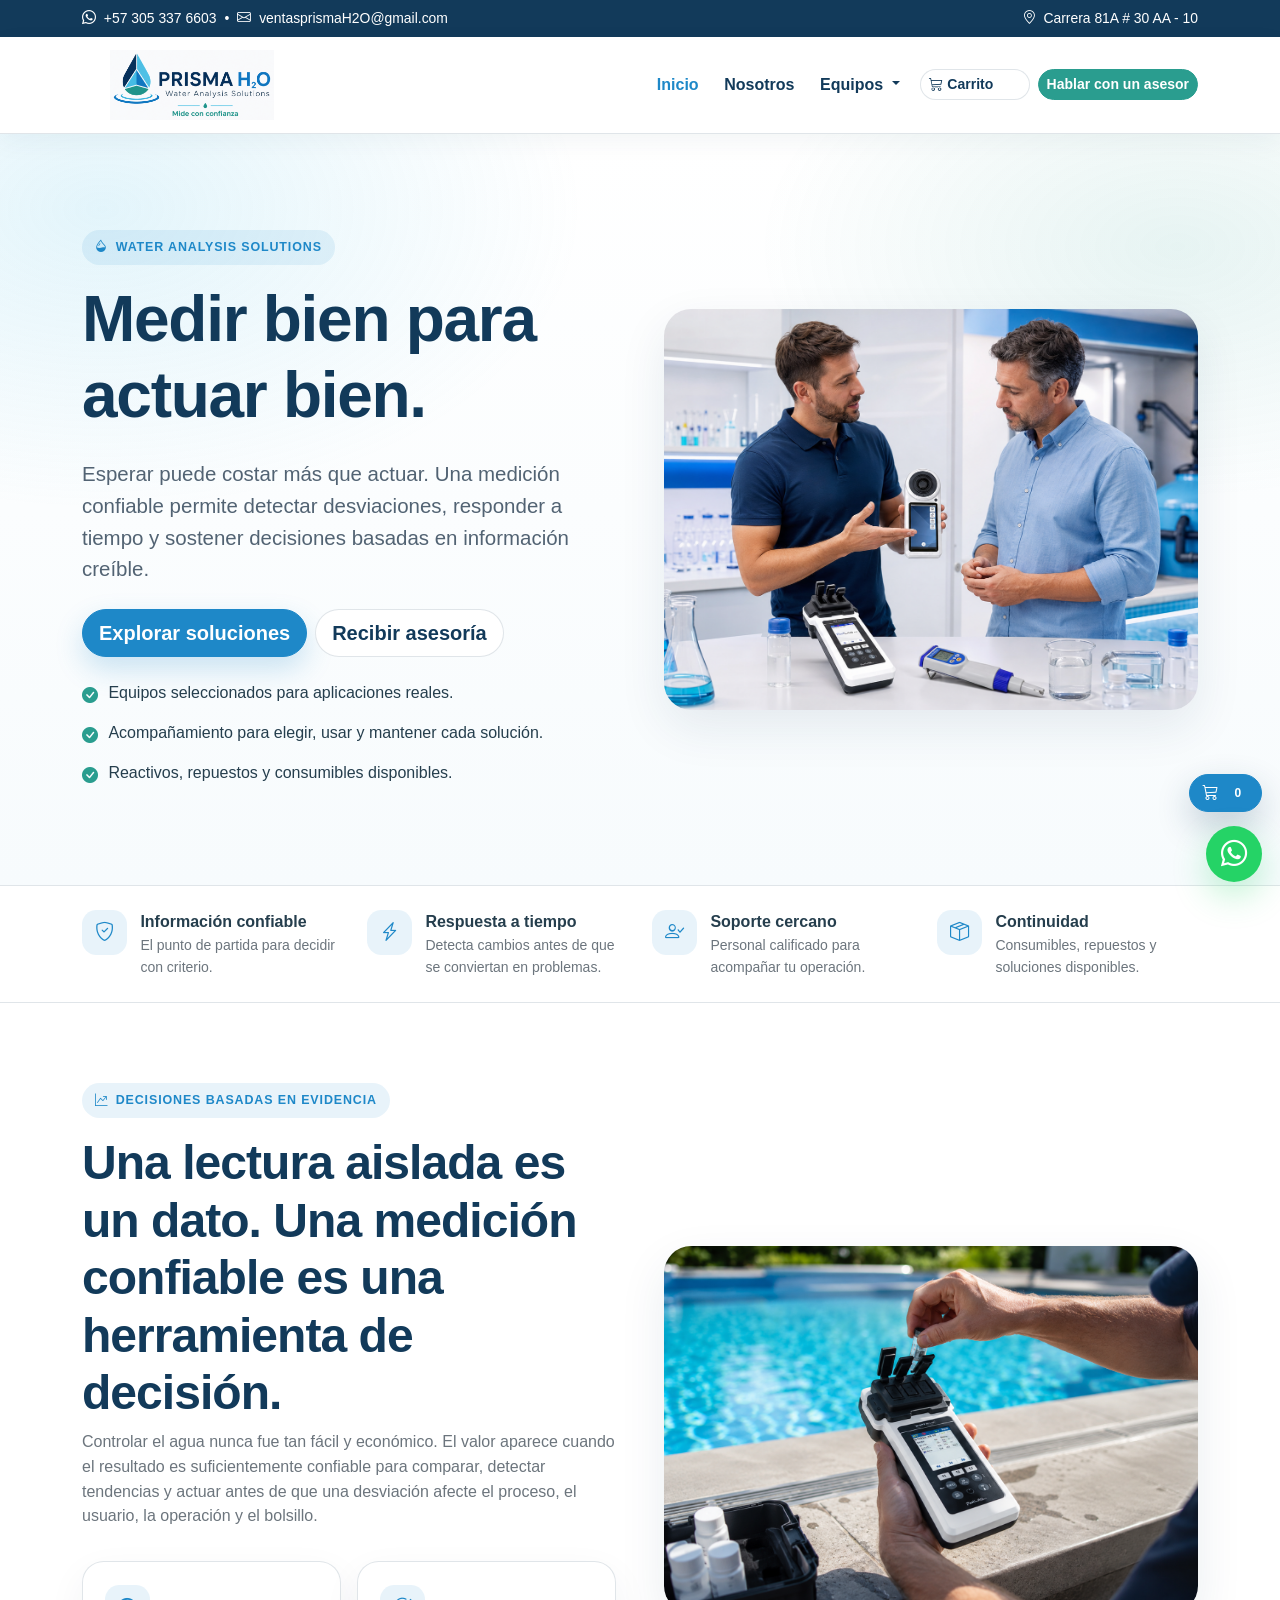
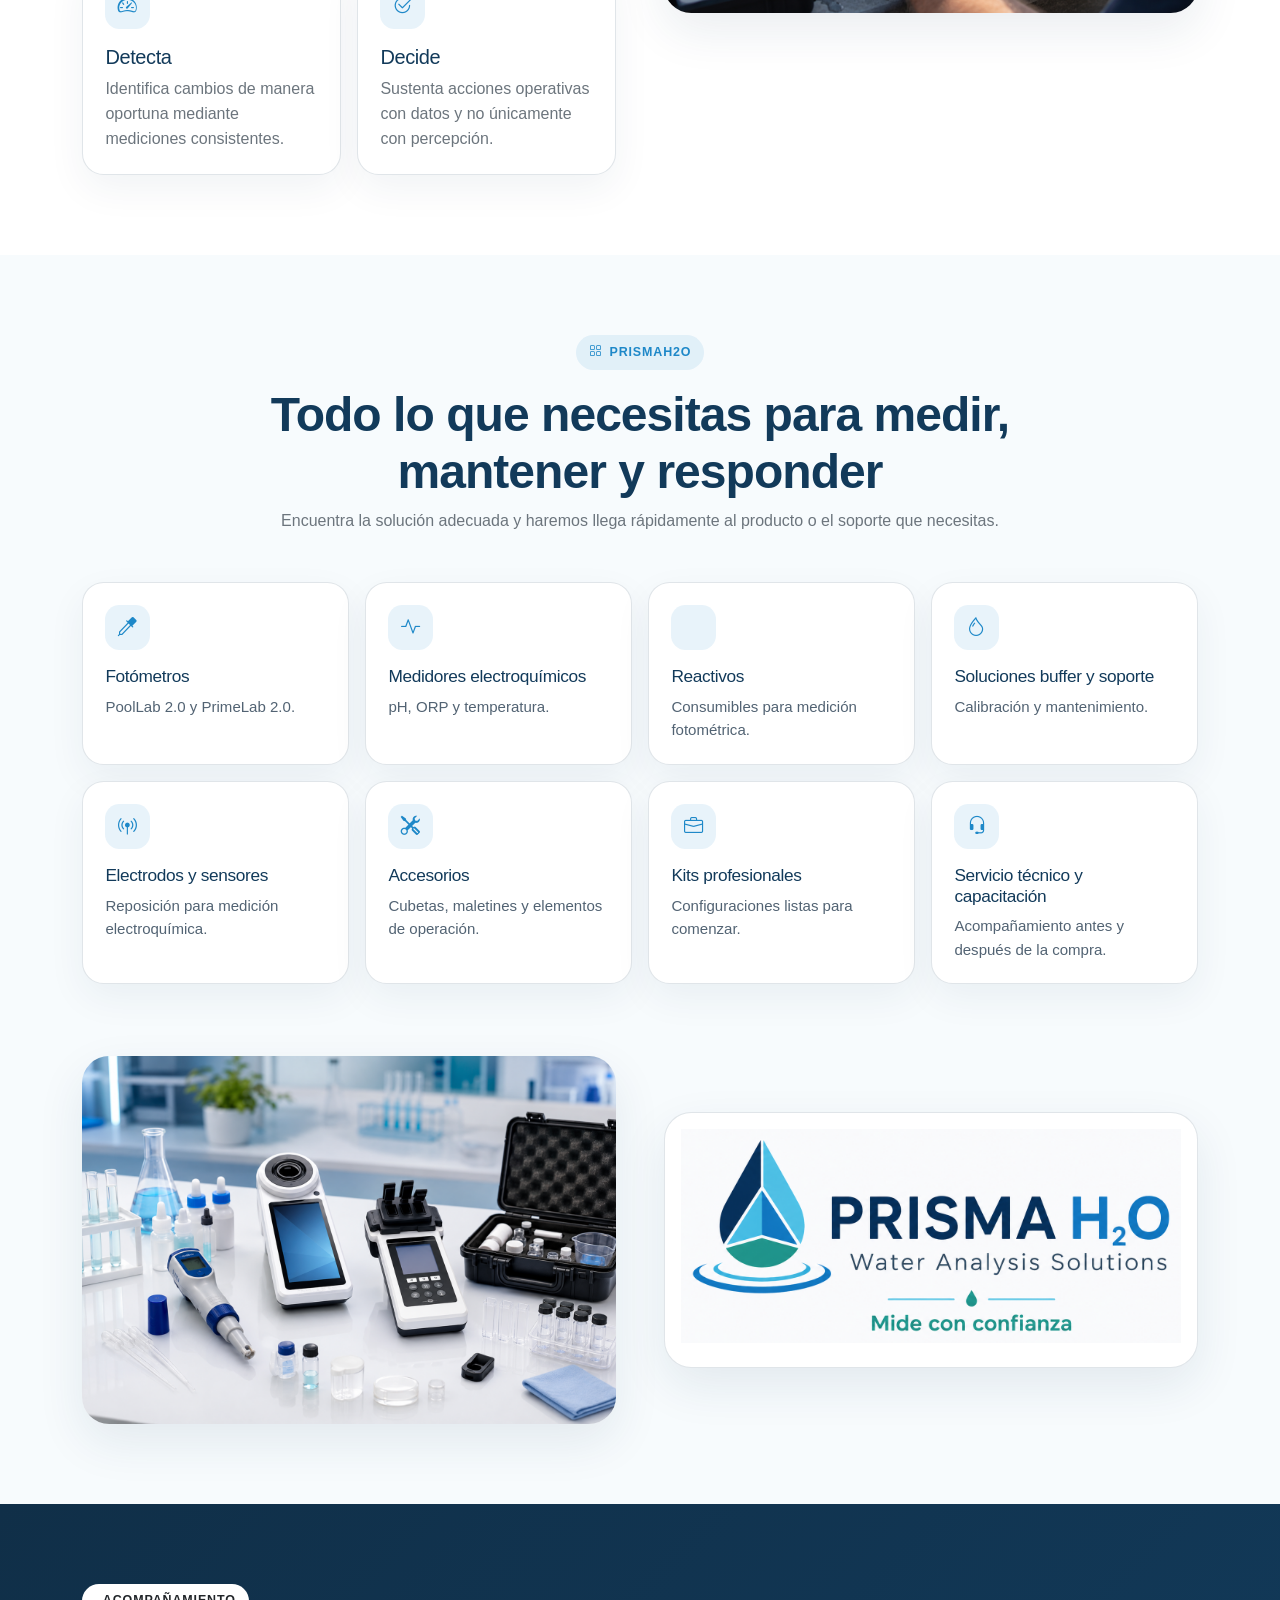
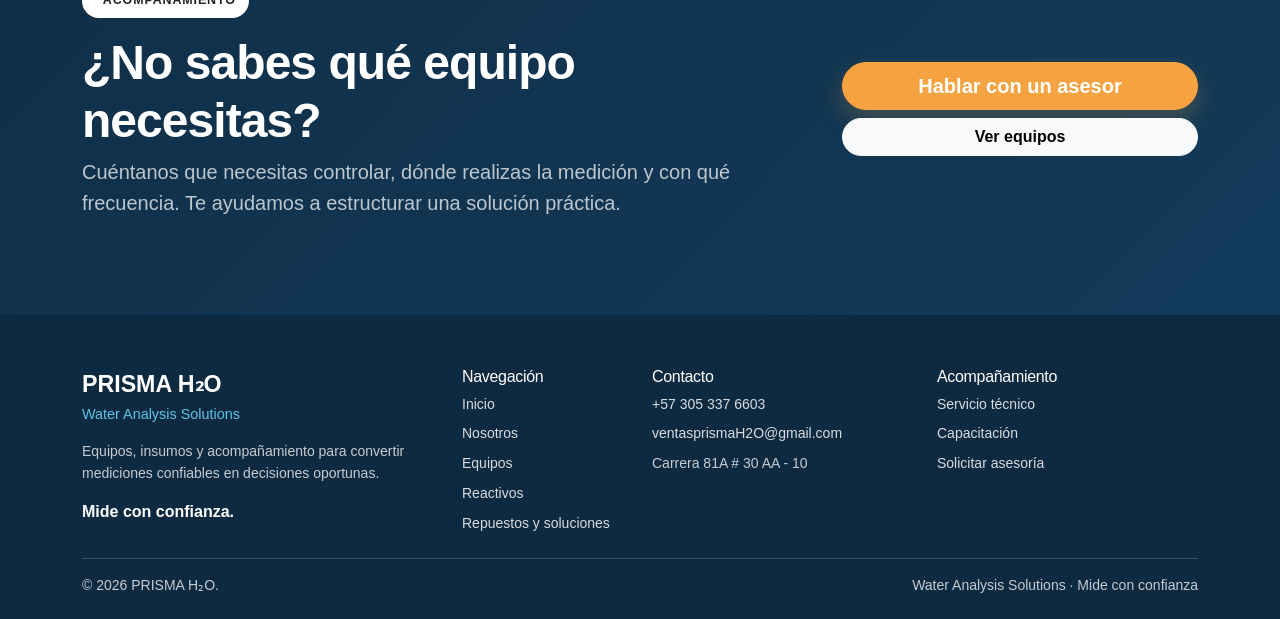
<file: index.html>
<!doctype html>
<html lang="es">

<head>
    <meta charset="utf-8">
    <meta name="viewport" content="width=device-width, initial-scale=1">
    <title>PRISMA H₂O | Water Analysis Solutions</title>
    <meta name="description" content="Equipos, reactivos, repuestos y acompañamiento para análisis confiable de agua.">
    <meta name="theme-color" content="#123A5A">
    <link rel="icon" href="favicon.svg" type="image/svg+xml">
    <link rel="stylesheet" href="assets/vendor/bootstrap.min.css">
    <link rel="stylesheet" href="assets/vendor/bootstrap-icons.min.css">
    <link rel="stylesheet" href="assets/css/main.css">
</head>

<body data-root="">
    <div class="topbar">
        <div class="container d-flex flex-wrap justify-content-between align-items-center gap-2">
            <div><a href="tel:+573053376603"><i class="bi bi-whatsapp me-1"></i> +57 305 337 6603</a><span
                    class="mx-2">•</span><a href="mailto:ventasprismaH2O@gmail.com"><i class="bi bi-envelope me-1"></i>
                    ventasprismaH2O@gmail.com</a></div>
            <div class="address-hide"><i class="bi bi-geo-alt me-1"></i> Carrera 81A # 30 AA - 10</div>
        </div>
    </div>
    <nav class="navbar navbar-expand-lg site-nav sticky-top">
        <div class="container"><a class="navbar-brand" href="index.html"><img src="assets/img/prisma-h2o-logo.png"
                    class="nav-logo" alt="PRISMA H₂O - Water Analysis Solutions"></a><button class="navbar-toggler"
                type="button" data-bs-toggle="collapse" data-bs-target="#mainNav"><span
                    class="navbar-toggler-icon"></span></button>
            <div class="collapse navbar-collapse" id="mainNav">
                <ul class="navbar-nav ms-auto align-items-lg-center">
                    <li class="nav-item"><a class="nav-link active" href="index.html">Inicio</a></li>
                    <li class="nav-item"><a class="nav-link" href="pages/nosotros.html">Nosotros</a></li>
                    <li class="nav-item dropdown">
                        <a class="nav-link dropdown-toggle" href="#" role="button" data-bs-toggle="dropdown" aria-expanded="false">
                            Equipos
                        </a>
                        <ul class="dropdown-menu border-0 shadow">
                            <li><a class="dropdown-item" href="pages/equipos.html"><i
                                        class="bi bi-cpu me-2"></i>Equipos</a></li>
                            <li><a class="dropdown-item" href="pages/reactivos.html"><i
                                        class="bi bi-capsule me-2"></i>Reactivos</a></li>
                            <li><a class="dropdown-item" href="pages/repuestos.html"><i
                                        class="bi bi-tools me-2"></i>Repuestos y soluciones</a></li>
                        </ul>
                    </li>
                    <li class="nav-item ms-lg-2"><button class="btn btn-soft btn-sm" type="button"
                            data-bs-toggle="offcanvas" data-bs-target="#cartCanvas"><i class="bi bi-cart3"></i> Carrito
                            <span class="cart-count badge text-bg-warning ms-1">0</span></button></li>
                    <li class="nav-item ms-lg-2"><a class="btn btn-support btn-sm"
                            href="pages/nosotros.html#contacto">Hablar con un asesor</a></li>
                </ul>
            </div>
        </div>
    </nav>

    <main>
        <section class="hero py-5">
            <div class="container py-lg-5">
                <div class="row g-5 align-items-center">
                    <div class="col-lg-6">
                        <div class="eyebrow"><i class="bi bi-droplet-half"></i> Water Analysis Solutions</div>
                        <h1 class="mt-3">Medir bien para actuar bien.</h1>
                        <p class="lead mt-4">Esperar puede costar más que actuar. Una medición
                            confiable permite detectar desviaciones, responder a tiempo y sostener decisiones basadas en
                            información creíble.</p>
                        <div class="d-flex flex-wrap gap-2 mt-4"><a class="btn btn-prisma btn-lg"
                                href="pages/equipos.html">Explorar soluciones</a><a class="btn btn-soft btn-lg"
                                href="pages/nosotros.html#contacto">Recibir asesoría</a></div>
                        <ul class="feature-list mt-4">
                            <li><i class="bi bi-check-circle-fill"></i><span>Equipos seleccionados para aplicaciones
                                    reales.</span></li>
                            <li><i class="bi bi-check-circle-fill"></i><span>Acompañamiento para elegir, usar y mantener
                                    cada solución.</span></li>
                            <li><i class="bi bi-check-circle-fill"></i><span>Reactivos, repuestos y consumibles
                                    disponibles.</span></li>
                        </ul>
                    </div>
                    <div class="col-lg-6"><!-- IMAGEN: IMG-HOME-001.png | Hero principal de Inicio --><img
                            src="assets/img/IMG-HOME-001.png" class="hero-img" alt="Análisis profesional de agua"></div>
                </div>
            </div>
        </section>
        <section class="trust-strip py-4">
            <div class="container">
                <div class="row g-4">
                    <div class="col-md-6 col-lg-3">
                        <div class="trust-item"><span class="trust-icon"><i class="bi bi-shield-check"></i></span>
                            <div><strong>Información confiable</strong>
                                <div class="small text-secondary">El punto de partida para decidir con criterio.</div>
                            </div>
                        </div>
                    </div>
                    <div class="col-md-6 col-lg-3">
                        <div class="trust-item"><span class="trust-icon"><i class="bi bi-lightning-charge"></i></span>
                            <div><strong>Respuesta a tiempo</strong>
                                <div class="small text-secondary">Detecta cambios antes de que se conviertan en
                                    problemas.</div>
                            </div>
                        </div>
                    </div>
                    <div class="col-md-6 col-lg-3">
                        <div class="trust-item"><span class="trust-icon"><i class="bi bi-person-check"></i></span>
                            <div><strong>Soporte cercano</strong>
                                <div class="small text-secondary">Personal calificado para acompañar tu operación.</div>
                            </div>
                        </div>
                    </div>
                    <div class="col-md-6 col-lg-3">
                        <div class="trust-item"><span class="trust-icon"><i class="bi bi-box-seam"></i></span>
                            <div><strong>Continuidad</strong>
                                <div class="small text-secondary">Consumibles, repuestos y soluciones disponibles.</div>
                            </div>
                        </div>
                    </div>
                </div>
            </div>
        </section>
        <section class="section-pad">
            <div class="container">
                <div class="row g-5 align-items-center">
                    <div class="col-lg-6">
                        <div class="eyebrow"><i class="bi bi-graph-up-arrow"></i> Decisiones basadas en evidencia</div>
                        <h2 class="display-5 fw-bold mt-3">Una lectura aislada es un dato. Una medición confiable es una
                            herramienta de decisión.</h2>
                        <p class="text-secondary">Controlar el agua nunca fue tan fácil y económico. El
                            valor aparece cuando el resultado es suficientemente confiable para comparar, detectar
                            tendencias y actuar antes de que una desviación afecte el proceso, el usuario, la
                            operación y el bolsillo.</p>
                        <div class="row g-3 mt-2">
                            <div class="col-sm-6">
                                <div class="value-card"><span class="value-icon"><i
                                            class="bi bi-speedometer2"></i></span>
                                    <h3 class="h5 mt-3">Detecta</h3>
                                    <p class="mb-0 text-secondary">Identifica cambios de manera oportuna mediante
                                        mediciones consistentes.</p>
                                </div>
                            </div>
                            <div class="col-sm-6">
                                <div class="value-card"><span class="value-icon"><i
                                            class="bi bi-check2-circle"></i></span>
                                    <h3 class="h5 mt-3">Decide</h3>
                                    <p class="mb-0 text-secondary">Sustenta acciones operativas con datos y no
                                        únicamente con percepción.</p>
                                </div>
                            </div>
                        </div>
                    </div>
                    <div class="col-lg-6"><!-- IMAGEN: IMG-HOME-003.png | Sección decisiones y acompañamiento --><img
                            src="assets/img/IMG-HOME-003.png" class="section-img" alt="Acompañamiento técnico"></div>
                </div>
            </div>
        </section>
        <section class="section-pad section-soft">
            <div class="container">
                <div class="text-center mx-auto mb-5" style="max-width:820px">
                    <div class="eyebrow"><i class="bi bi-grid"></i> PrismaH2O</div>
                    <h2 class="display-5 fw-bold mt-3">Todo lo que necesitas para medir, mantener y responder</h2>
                    <p class="text-secondary">Encuentra la solución adecuada y haremos
                        llega rápidamente al producto o el soporte que necesitas.</p>
                </div>
                <div class="row g-3">
                    <div class="col-sm-6 col-lg-3"><a class="category-card d-block"
                            href="pages/equipos.html#fotometros"><span class="category-icon"><i
                                    class="bi bi-eyedropper"></i></span>
                            <h3>Fotómetros</h3>
                            <p>PoolLab 2.0 y PrimeLab 2.0.</p>
                        </a></div>
                    <div class="col-sm-6 col-lg-3"><a class="category-card d-block"
                            href="pages/equipos.html#electroquimicos"><span class="category-icon"><i
                                    class="bi bi-activity"></i></span>
                            <h3>Medidores electroquímicos</h3>
                            <p>pH, ORP y temperatura.</p>
                        </a></div>
                    <div class="col-sm-6 col-lg-3"><a class="category-card d-block" href="pages/reactivos.html"><span
                                class="category-icon"><i class="bi bi-capsule"></i></span>
                            <h3>Reactivos</h3>
                            <p>Consumibles para medición fotométrica.</p>
                        </a></div>
                    <div class="col-sm-6 col-lg-3"><a class="category-card d-block"
                            href="pages/repuestos.html#buffers"><span class="category-icon"><i
                                    class="bi bi-droplet"></i></span>
                            <h3>Soluciones buffer y soporte</h3>
                            <p>Calibración y mantenimiento.</p>
                        </a></div>
                    <div class="col-sm-6 col-lg-3"><a class="category-card d-block"
                            href="pages/repuestos.html#electrodos"><span class="category-icon"><i
                                    class="bi bi-broadcast-pin"></i></span>
                            <h3>Electrodos y sensores</h3>
                            <p>Reposición para medición electroquímica.</p>
                        </a></div>
                    <div class="col-sm-6 col-lg-3"><a class="category-card d-block"
                            href="pages/repuestos.html#accesorios"><span class="category-icon"><i
                                    class="bi bi-tools"></i></span>
                            <h3>Accesorios</h3>
                            <p>Cubetas, maletines y elementos de operación.</p>
                        </a></div>
                    <div class="col-sm-6 col-lg-3"><a class="category-card d-block" href="pages/equipos.html#kits"><span
                                class="category-icon"><i class="bi bi-briefcase"></i></span>
                            <h3>Kits profesionales</h3>
                            <p>Configuraciones listas para comenzar.</p>
                        </a></div>
                    <div class="col-sm-6 col-lg-3"><a class="category-card d-block"
                            href="pages/nosotros.html#servicio-tecnico"><span class="category-icon"><i
                                    class="bi bi-headset"></i></span>
                            <h3>Servicio técnico y capacitación</h3>
                            <p>Acompañamiento antes y después de la compra.</p>
                        </a></div>
                </div>
                <div class="row g-5 align-items-center mt-4">
                    <div class="col-lg-6"><!-- IMAGEN: IMG-HOME-002.png | Composición de categorías y productos --><img
                            src="assets/img/IMG-HOME-002.png" class="section-img" alt="Portafolio PRISMA H2O"></div>
                    <div class="col-lg-6">
                        <div class="brand-lockup"><img src="assets/img/prisma-h2o-logo.png" alt="PRISMA H₂O">
                            <div class="text-center mt-2"><strong class="text-support"></strong>
                            </div>
                        </div>
                    </div>
                </div>
            </div>
        </section>
        <section class="section-pad section-dark">
            <div class="container">
                <div class="row g-4 align-items-center">
                    <div class="col-lg-8">
                        <div class="eyebrow bg-white text-dark"><i class="bi bi-chat-heart"></i> Acompañamiento</div>
                        <h2 class="display-5 fw-bold mt-3">¿No sabes qué equipo necesitas?</h2>
                        <p class="lead text-secondary">Cuéntanos que necesitas controlar, dónde realizas la
                            medición y con qué frecuencia. Te ayudamos a estructurar una solución práctica.</p>
                    </div>
                    <div class="col-lg-4">
                        <div class="d-grid gap-2"><a class="btn btn-accent btn-lg"
                                href="pages/nosotros.html#contacto">Hablar con un asesor</a><a
                                class="btn btn-light rounded-pill fw-bold" href="pages/equipos.html">Ver equipos</a>
                        </div>
                    </div>
                </div>
            </div>
        </section>
    </main>
    <footer class="footer">
        <div class="container">
            <div class="row g-4">
                <div class="col-lg-4">
                    <div class="footer-brand">PRISMA H₂O</div>
                    <div class="footer-sub">Water Analysis Solutions</div>
                    <p class="small mt-3">Equipos, insumos y acompañamiento para convertir mediciones confiables en
                        decisiones oportunas.</p><strong class="text-white">Mide con confianza.</strong>
                </div>
                <div class="col-md-4 col-lg-2">
                    <h5 class="h6">Navegación</h5>
                    <div class="d-grid gap-2 small"><a href="index.html">Inicio</a><a
                            href="pages/nosotros.html">Nosotros</a><a href="pages/equipos.html">Equipos</a><a
                            href="pages/reactivos.html">Reactivos</a><a href="pages/repuestos.html">Repuestos y
                            soluciones</a></div>
                </div>
                <div class="col-md-4 col-lg-3">
                    <h5 class="h6">Contacto</h5>
                    <div class="d-grid gap-2 small"><a href="https://wa.me/573053376603">+57 305 337 6603</a><a
                            href="mailto:ventasprismaH2O@gmail.com">ventasprismaH2O@gmail.com</a><span>Carrera 81A # 30
                            AA - 10</span></div>
                </div>
                <div class="col-md-4 col-lg-3">
                    <h5 class="h6">Acompañamiento</h5>
                    <div class="d-grid gap-2 small"><a href="pages/nosotros.html#servicio-tecnico">Servicio
                            técnico</a><a href="pages/nosotros.html#capacitacion">Capacitación</a><a
                            href="pages/nosotros.html#contacto">Solicitar asesoría</a></div>
                </div>
            </div>
            <hr class="border-light border-opacity-10 mt-4">
            <div class="small d-flex flex-column flex-md-row justify-content-between gap-2"><span>© <span
                        data-year></span> PRISMA H₂O.</span><span>Water Analysis Solutions · Mide con confianza</span>
            </div>
        </div>
    </footer>
    <script src="assets/vendor/bootstrap.bundle.min.js"></script>
    <script src="assets/js/config.js"></script>
    <script src="assets/js/products.js"></script>
    <script src="assets/js/store.js"></script>
</body>

</html>
</file>
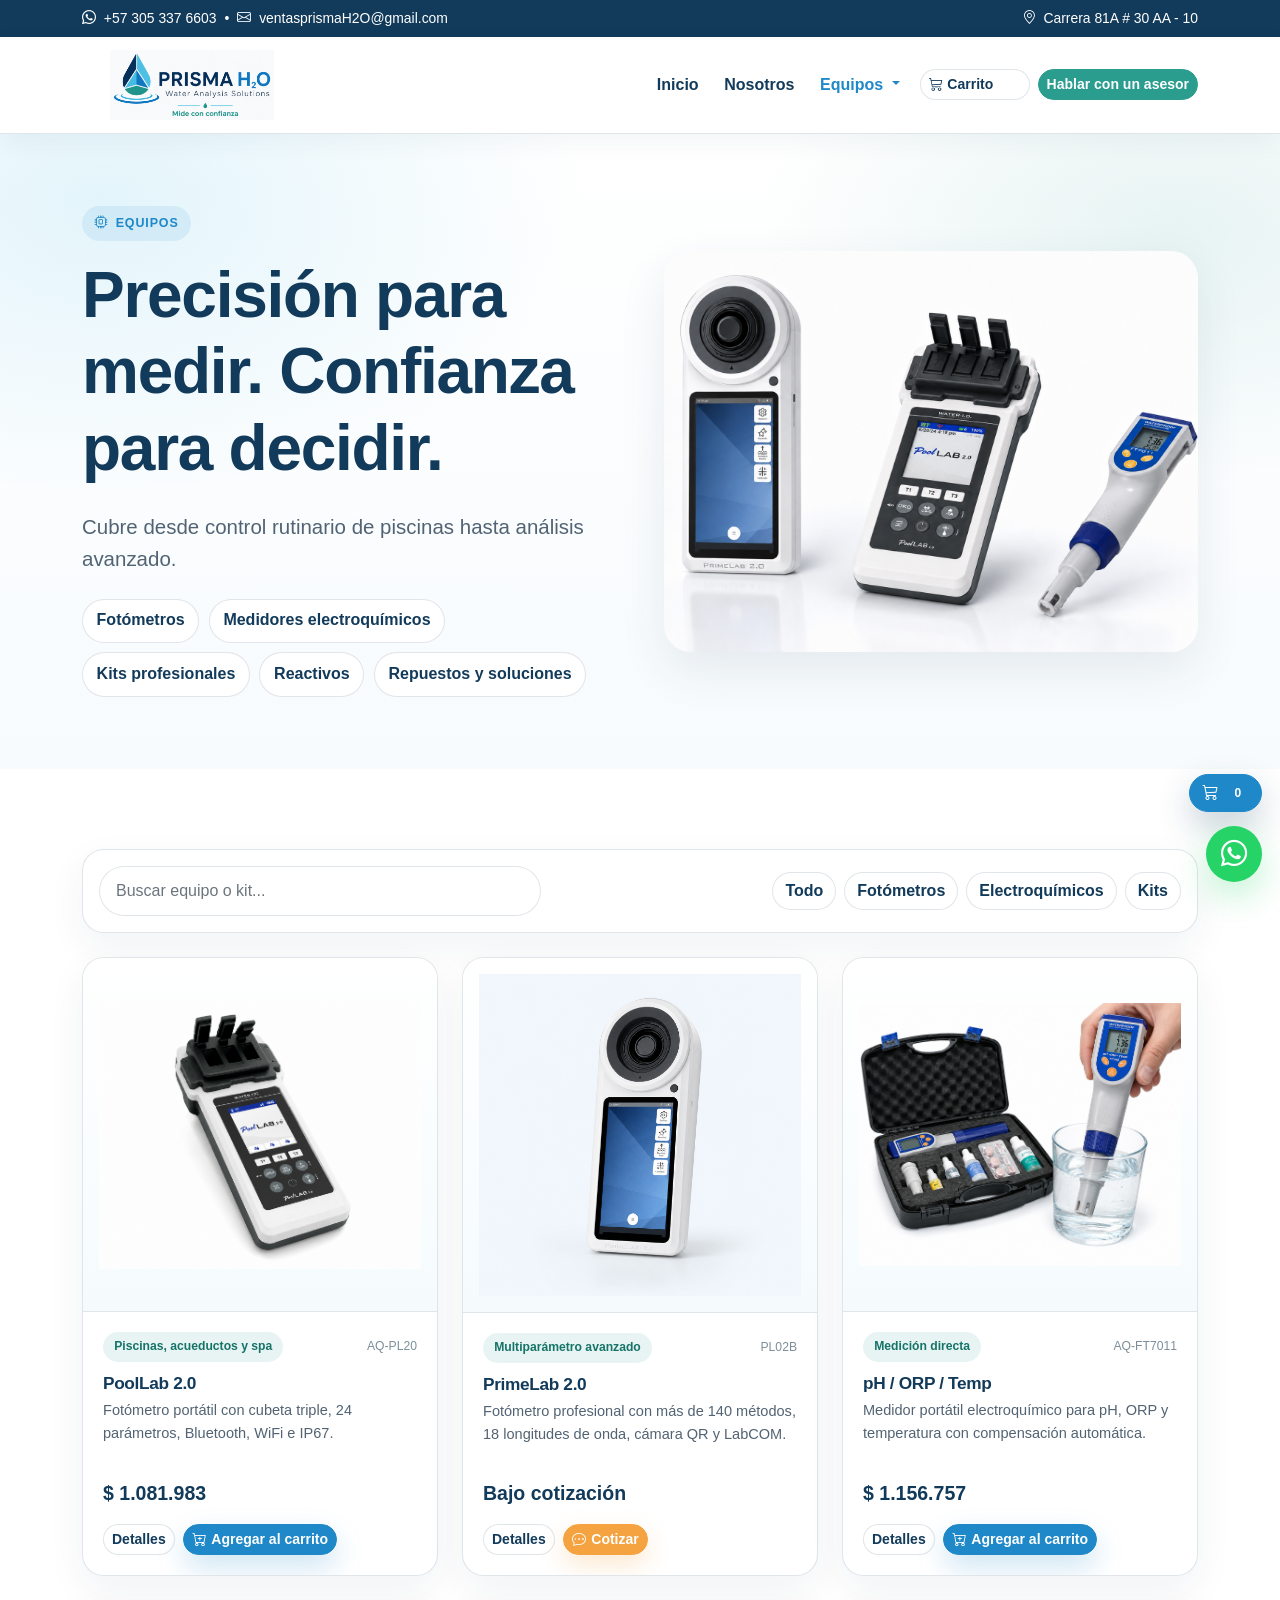
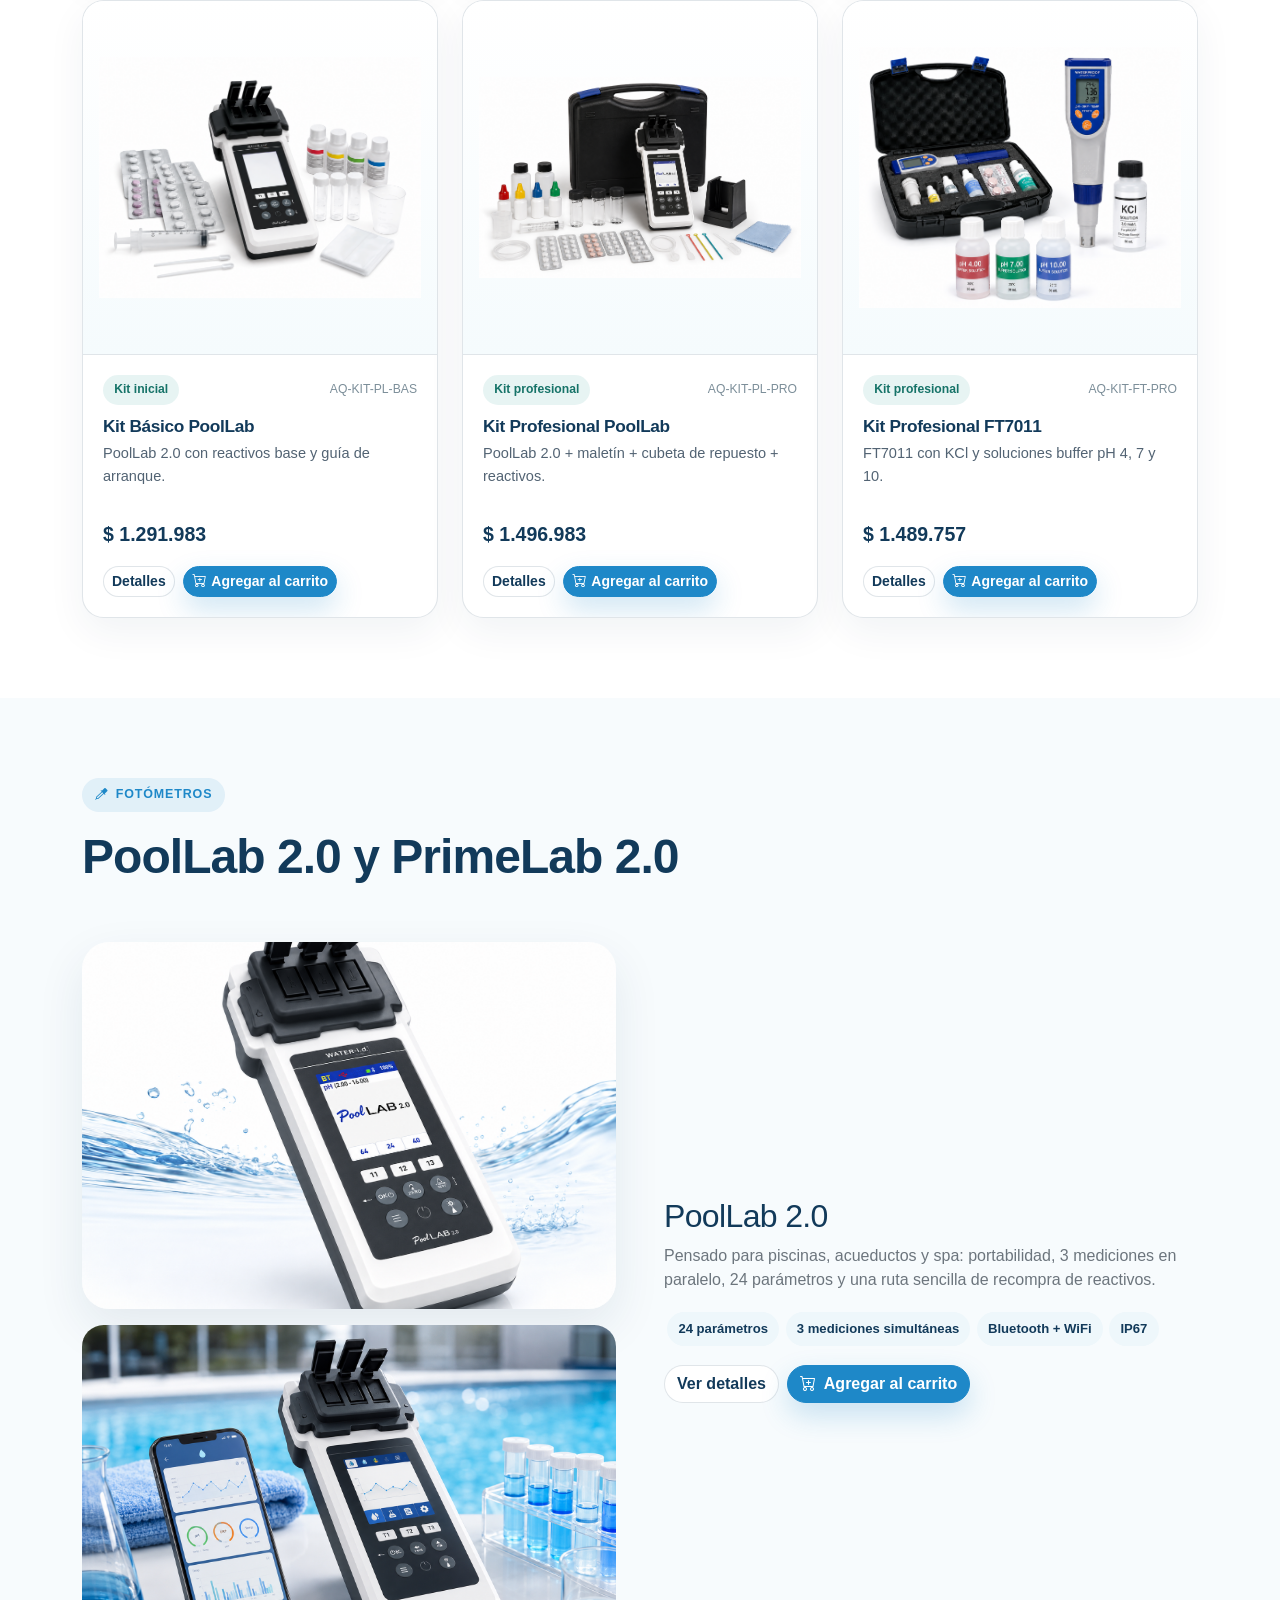
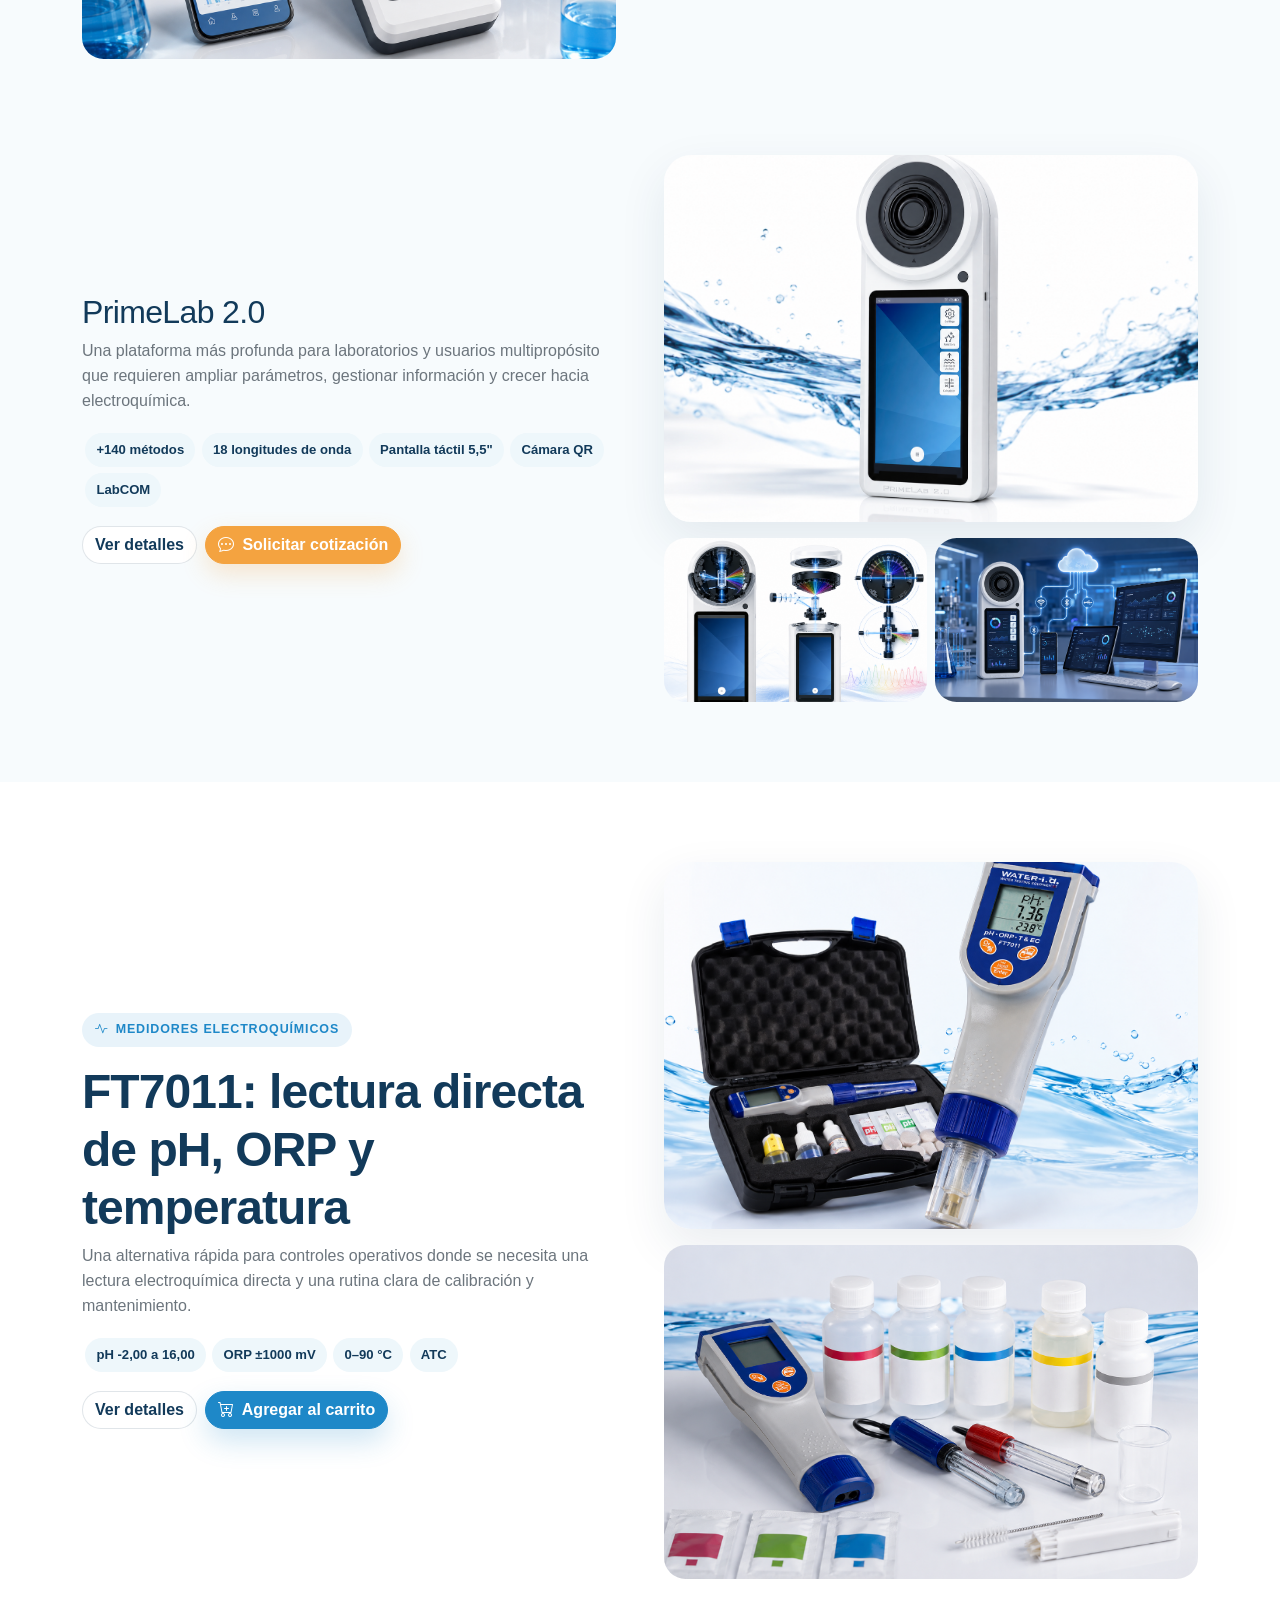
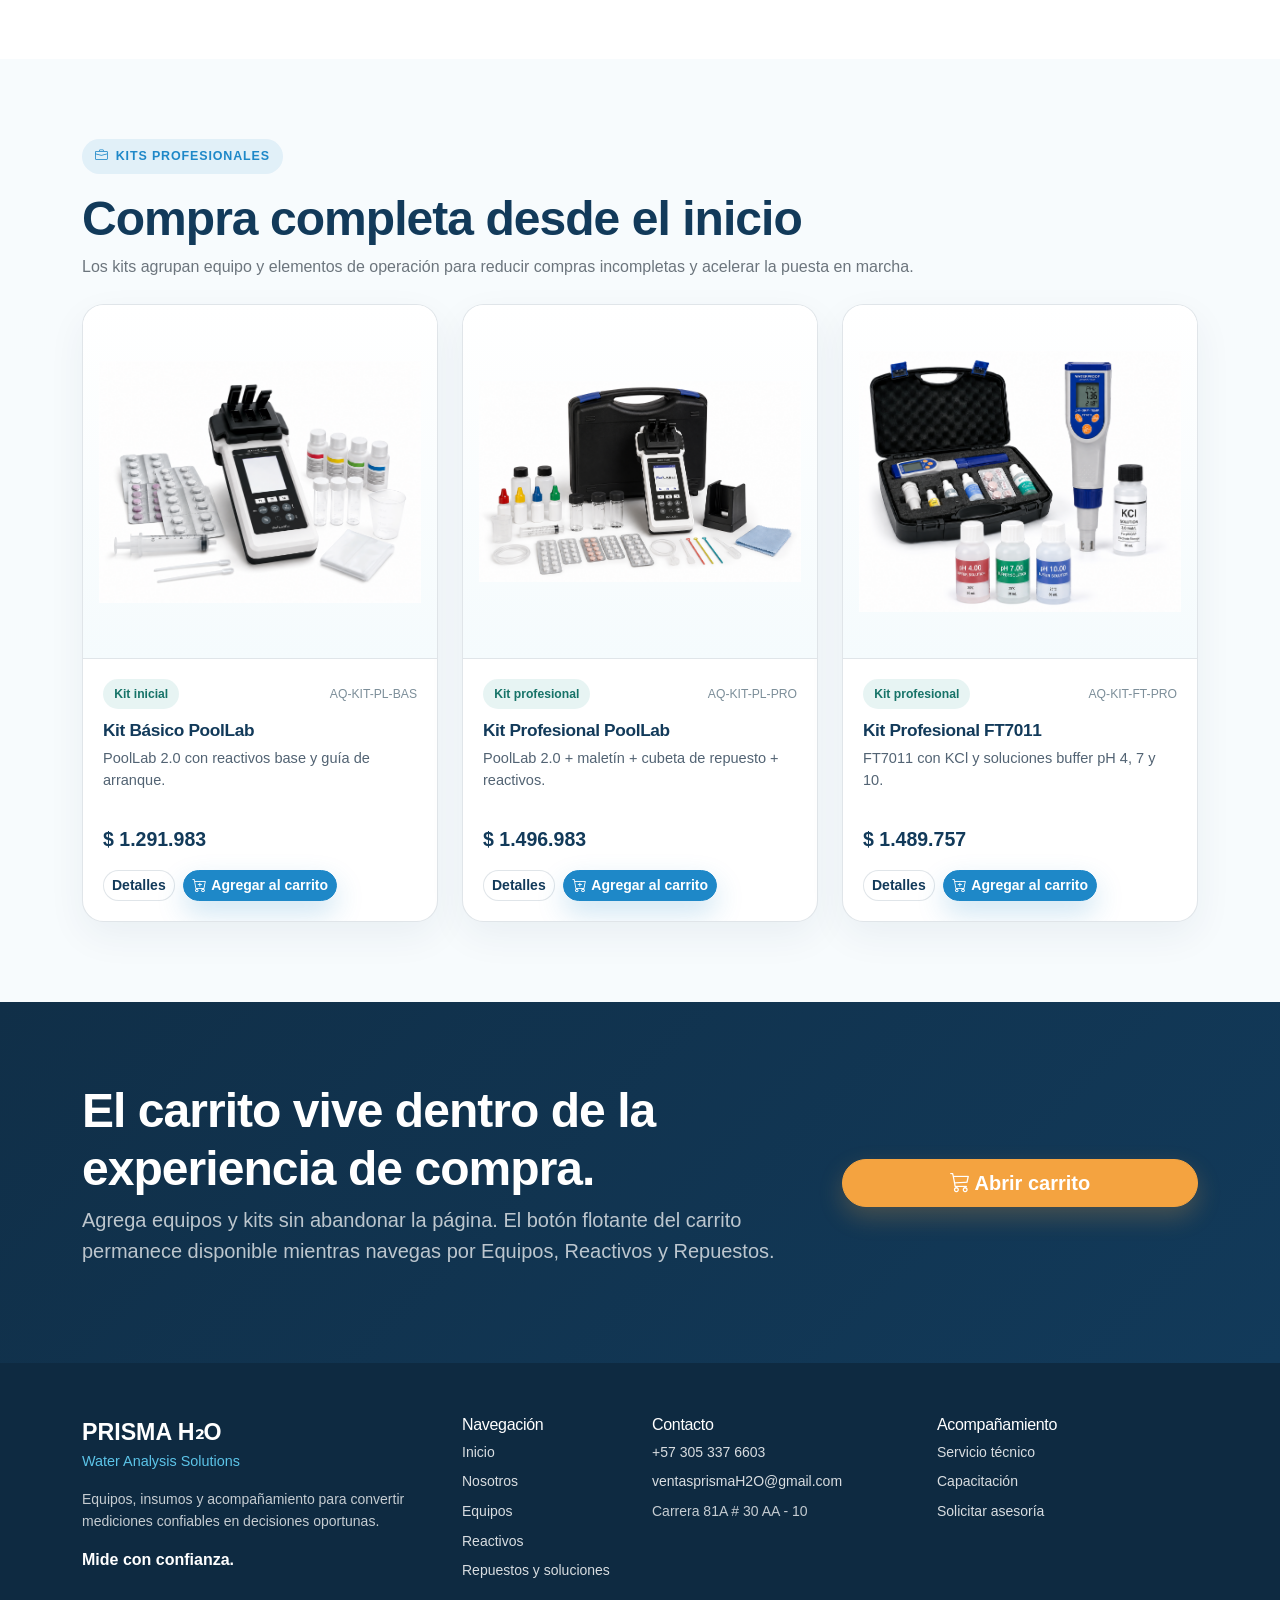
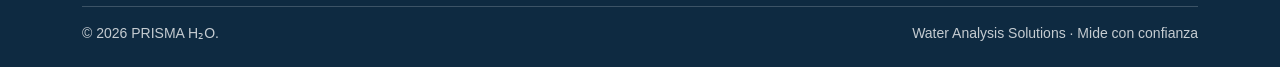
<file: pages/equipos.html>
<!doctype html>
<html lang="es">

<head>
    <meta charset="utf-8">
    <meta name="viewport" content="width=device-width, initial-scale=1">
    <title>PRISMA H₂O | Equipos y kits profesionales</title>
    <meta name="description"
        content="Fotómetros, medidores electroquímicos y kits profesionales para análisis de agua.">
    <meta name="theme-color" content="#123A5A">
    <link rel="icon" href="../favicon.svg" type="image/svg+xml">
    <link rel="stylesheet" href="../assets/vendor/bootstrap.min.css">
    <link rel="stylesheet" href="../assets/vendor/bootstrap-icons.min.css">
    <link rel="stylesheet" href="../assets/css/main.css">
</head>

<body data-root="../">
    <div class="topbar">
        <div class="container d-flex flex-wrap justify-content-between align-items-center gap-2">
            <div><a href="tel:+573053376603"><i class="bi bi-whatsapp me-1"></i> +57 305 337 6603</a><span
                    class="mx-2">•</span><a href="mailto:ventasprismaH2O@gmail.com"><i class="bi bi-envelope me-1"></i>
                    ventasprismaH2O@gmail.com</a></div>
            <div class="address-hide"><i class="bi bi-geo-alt me-1"></i> Carrera 81A # 30 AA - 10</div>
        </div>
    </div>
    <nav class="navbar navbar-expand-lg site-nav sticky-top">
        <div class="container"><a class="navbar-brand" href="../index.html"><img src="../assets/img/prisma-h2o-logo.png"
                    class="nav-logo" alt="PRISMA H₂O - Water Analysis Solutions"></a><button class="navbar-toggler"
                type="button" data-bs-toggle="collapse" data-bs-target="#mainNav"><span
                    class="navbar-toggler-icon"></span></button>
            <div class="collapse navbar-collapse" id="mainNav">
                <ul class="navbar-nav ms-auto align-items-lg-center">
                    <li class="nav-item"><a class="nav-link" href="../index.html">Inicio</a></li>
                    <li class="nav-item"><a class="nav-link" href="../pages/nosotros.html">Nosotros</a></li>
                    <li class="nav-item dropdown">
                        <a class="nav-link dropdown-toggle active" href="#" role="button" data-bs-toggle="dropdown" aria-expanded="false">
                            Equipos
                        </a>
                        <ul class="dropdown-menu border-0 shadow">
                            <li><a class="dropdown-item" href="../pages/equipos.html"><i
                                        class="bi bi-cpu me-2"></i>Equipos</a></li>
                            <li><a class="dropdown-item" href="../pages/reactivos.html"><i
                                        class="bi bi-capsule me-2"></i>Reactivos</a></li>
                            <li><a class="dropdown-item" href="../pages/repuestos.html"><i
                                        class="bi bi-tools me-2"></i>Repuestos y soluciones</a></li>
                        </ul>
                    </li>
                    <li class="nav-item ms-lg-2"><button class="btn btn-soft btn-sm" type="button"
                            data-bs-toggle="offcanvas" data-bs-target="#cartCanvas"><i class="bi bi-cart3"></i> Carrito
                            <span class="cart-count badge text-bg-warning ms-1">0</span></button></li>
                    <li class="nav-item ms-lg-2"><a class="btn btn-support btn-sm"
                            href="../pages/nosotros.html#contacto">Hablar con un asesor</a></li>
                </ul>
            </div>
        </div>
    </nav>

    <main>
        <section class="hero py-5">
            <div class="container py-lg-4">
                <div class="row g-5 align-items-center">
                    <div class="col-lg-6">
                        <div class="eyebrow"><i class="bi bi-cpu"></i> Equipos</div>
                        <h1 class="mt-3">Precisión para medir. Confianza para decidir.</h1>
                        <p class="lead mt-4">Cubre desde control rutinario de piscinas hasta análisis
                            avanzado.</p>
                        <div class="anchor-nav mt-4"><a href="#fotometros">Fotómetros</a><a
                                href="#electroquimicos">Medidores electroquímicos</a><a href="#kits">Kits
                                profesionales</a><a href="reactivos.html">Reactivos</a><a
                                href="repuestos.html">Repuestos y soluciones</a></div>
                    </div>
                    <div class="col-lg-6"><!-- IMAGEN: IMG-EQUIPOS-001.png | Hero Equipos --><img
                            src="../assets/img/IMG-EQUIPOS-001.png" class="hero-img" alt="Equipos PRISMA H2O"></div>
                </div>
            </div>
        </section>
        <section class="section-pad">
            <div class="container">
                <div class="filter-bar mb-4">
                    <div class="row g-3 align-items-center">
                        <div class="col-lg-5"><input id="productSearch" class="form-control product-search"
                                type="search" placeholder="Buscar equipo o kit..."></div>
                        <div class="col-lg-7">
                            <div class="d-flex gap-2 flex-wrap justify-content-lg-end"><button
                                    class="btn btn-soft filter-btn active" data-filter="all">Todo</button><button
                                    class="btn btn-soft filter-btn" data-filter="fotometros">Fotómetros</button><button
                                    class="btn btn-soft filter-btn"
                                    data-filter="electroquimicos">Electroquímicos</button><button
                                    class="btn btn-soft filter-btn" data-filter="kits">Kits</button></div>
                        </div>
                    </div>
                </div>
                <div class="row g-4" data-product-set="fotometros,electroquimicos,kits"></div>
            </div>
        </section>
        <section class="section-pad section-soft" id="fotometros">
            <div class="container">
                <div class="eyebrow"><i class="bi bi-eyedropper"></i> Fotómetros</div>
                <h2 class="display-5 fw-bold mt-3">PoolLab 2.0 y PrimeLab 2.0</h2>
                <div class="row g-5 align-items-center mt-1">
                    <div class="col-lg-6"><!-- IMAGEN: IMG-POOLLAB-001.png | PoolLab detalle --><img
                            src="../assets/img/IMG-POOLLAB-001.png" class="section-img" alt="PoolLab 2.0">
                        <div class="mt-3"><!-- IMAGEN: IMG-POOLLAB-003.png | Tecnología PoolLab --><img
                                src="../assets/img/IMG-POOLLAB-003.png" class="product-context-img"
                                alt="Tecnología PoolLab"></div>
                    </div>
                    <div class="col-lg-6">
                        <h3 class="h2">PoolLab 2.0</h3>
                        <p class="text-secondary">Pensado para piscinas, acueductos y spa: portabilidad, 3 mediciones en paralelo,
                            24 parámetros y una ruta sencilla de recompra de reactivos.</p>
                        <div class="mb-3"><span class="spec-chip">24 parámetros</span><span class="spec-chip">3
                                mediciones simultáneas</span><span class="spec-chip">Bluetooth + WiFi</span><span
                                class="spec-chip">IP67</span></div>
                        <div class="d-flex flex-wrap gap-2">
                            <button type="button" class="btn btn-soft" data-details="poollab-20">Ver detalles</button>
                            <button type="button" class="btn btn-prisma" data-add="poollab-20"><i class="bi bi-cart-plus me-1"></i> Agregar al carrito</button>
                        </div>
                    </div>
                </div>
                <div class="row g-5 align-items-center mt-5">
                    <div class="col-lg-6 order-lg-2"><!-- IMAGEN: IMG-PRIMELAB-001.png | PrimeLab detalle --><img
                            src="../assets/img/IMG-PRIMELAB-001.png" class="section-img" alt="PrimeLab 2.0">
                        <div class="row g-2 mt-2">
                            <div class="col-6"><!-- IMAGEN: IMG-PRIMELAB-002.png | Óptica PrimeLab --><img
                                    src="../assets/img/IMG-PRIMELAB-002.png" class="product-context-img"
                                    alt="Óptica PrimeLab"></div>
                            <div class="col-6"><!-- IMAGEN: IMG-PRIMELAB-003.png | LabCOM PrimeLab --><img
                                    src="../assets/img/IMG-PRIMELAB-003.png" class="product-context-img"
                                    alt="LabCOM PrimeLab"></div>
                        </div>
                    </div>
                    <div class="col-lg-6 order-lg-1">
                        <h3 class="h2">PrimeLab 2.0</h3>
                        <p class="text-secondary">Una plataforma más profunda para laboratorios y usuarios
                            multipropósito que requieren ampliar parámetros, gestionar información y crecer hacia
                            electroquímica.</p>
                        <div class="mb-3"><span class="spec-chip">+140 métodos</span><span class="spec-chip">18
                                longitudes de onda</span><span class="spec-chip">Pantalla táctil 5,5"</span><span
                                class="spec-chip">Cámara QR</span><span class="spec-chip">LabCOM</span></div><div class="d-flex flex-wrap gap-2">
                            <button type="button" class="btn btn-soft" data-details="primelab-20">Ver detalles</button>
                            <button type="button" class="btn btn-accent" data-quote="primelab-20"><i class="bi bi-chat-dots me-1"></i> Solicitar cotización</button>
                        </div>
                    </div>
                </div>
            </div>
        </section>
        <section class="section-pad" id="electroquimicos">
            <div class="container">
                <div class="row g-5 align-items-center">
                    <div class="col-lg-6">
                        <div class="eyebrow"><i class="bi bi-activity"></i> Medidores electroquímicos</div>
                        <h2 class="display-5 fw-bold mt-3">FT7011: lectura directa de pH, ORP y temperatura</h2>
                        <p class="text-secondary">Una alternativa rápida para controles operativos donde se necesita una
                            lectura electroquímica directa y una rutina clara de calibración y mantenimiento.</p>
                        <div class="mb-3"><span class="spec-chip">pH -2,00 a 16,00</span><span class="spec-chip">ORP
                                ±1000 mV</span><span class="spec-chip">0–90 °C</span><span class="spec-chip">ATC</span>
                        </div><div class="d-flex flex-wrap gap-2">
                            <button type="button" class="btn btn-soft" data-details="ft7011">Ver detalles</button>
                            <button type="button" class="btn btn-prisma" data-add="ft7011"><i class="bi bi-cart-plus me-1"></i> Agregar al carrito</button>
                        </div>
                    </div>
                    <div class="col-lg-6"><!-- IMAGEN: IMG-FT7011-001.png | FT7011 detalle --><img
                            src="../assets/img/IMG-FT7011-001.png" class="section-img" alt="FT7011">
                        <div class="mt-3"><!-- IMAGEN: IMG-FT7011-003.png | FT7011 calibración --><img
                                src="../assets/img/IMG-FT7011-003.png" class="product-context-img"
                                alt="Calibración FT7011"></div>
                    </div>
                </div>
            </div>
        </section>
        <section class="section-pad section-soft" id="kits">
            <div class="container">
                <div class="eyebrow"><i class="bi bi-briefcase"></i> Kits profesionales</div>
                <h2 class="display-5 fw-bold mt-3">Compra completa desde el inicio</h2>
                <p class="text-secondary mb-4">Los kits agrupan equipo y elementos de operación para reducir compras
                    incompletas y acelerar la puesta en marcha.</p>
                <div class="row g-4" data-product-set="kits"></div>
            </div>
        </section>
        <section class="section-pad section-dark">
            <div class="container">
                <div class="row g-4 align-items-center">
                    <div class="col-lg-8">
                        <h2 class="display-5 fw-bold">El carrito vive dentro de la experiencia de compra.</h2>
                        <p class="text-secondary lead">Agrega equipos y kits sin abandonar la página. El botón flotante
                            del carrito permanece disponible mientras navegas por Equipos, Reactivos y Repuestos.</p>
                    </div>
                    <div class="col-lg-4"><button class="btn btn-accent btn-lg w-100" data-bs-toggle="offcanvas"
                            data-bs-target="#cartCanvas"><i class="bi bi-cart3"></i> Abrir carrito</button></div>
                </div>
            </div>
        </section>
    </main>
    <footer class="footer">
        <div class="container">
            <div class="row g-4">
                <div class="col-lg-4">
                    <div class="footer-brand">PRISMA H₂O</div>
                    <div class="footer-sub">Water Analysis Solutions</div>
                    <p class="small mt-3">Equipos, insumos y acompañamiento para convertir mediciones confiables en
                        decisiones oportunas.</p><strong class="text-white">Mide con confianza.</strong>
                </div>
                <div class="col-md-4 col-lg-2">
                    <h5 class="h6">Navegación</h5>
                    <div class="d-grid gap-2 small"><a href="../index.html">Inicio</a><a
                            href="../pages/nosotros.html">Nosotros</a><a href="../pages/equipos.html">Equipos</a><a
                            href="../pages/reactivos.html">Reactivos</a><a href="../pages/repuestos.html">Repuestos y
                            soluciones</a></div>
                </div>
                <div class="col-md-4 col-lg-3">
                    <h5 class="h6">Contacto</h5>
                    <div class="d-grid gap-2 small"><a href="https://wa.me/573053376603">+57 305 337 6603</a><a
                            href="mailto:ventasprismaH2O@gmail.com">ventasprismaH2O@gmail.com</a><span>Carrera 81A # 30
                            AA - 10</span></div>
                </div>
                <div class="col-md-4 col-lg-3">
                    <h5 class="h6">Acompañamiento</h5>
                    <div class="d-grid gap-2 small"><a href="../pages/nosotros.html#servicio-tecnico">Servicio
                            técnico</a><a href="../pages/nosotros.html#capacitacion">Capacitación</a><a
                            href="../pages/nosotros.html#contacto">Solicitar asesoría</a></div>
                </div>
            </div>
            <hr class="border-light border-opacity-10 mt-4">
            <div class="small d-flex flex-column flex-md-row justify-content-between gap-2"><span>© <span
                        data-year></span> PRISMA H₂O.</span><span>Water Analysis Solutions · Mide con confianza</span>
            </div>
        </div>
    </footer>
    <script src="../assets/vendor/bootstrap.bundle.min.js"></script>
    <script src="../assets/js/config.js"></script>
    <script src="../assets/js/products.js"></script>
    <script src="../assets/js/store.js"></script>
</body>

</html>
</file>
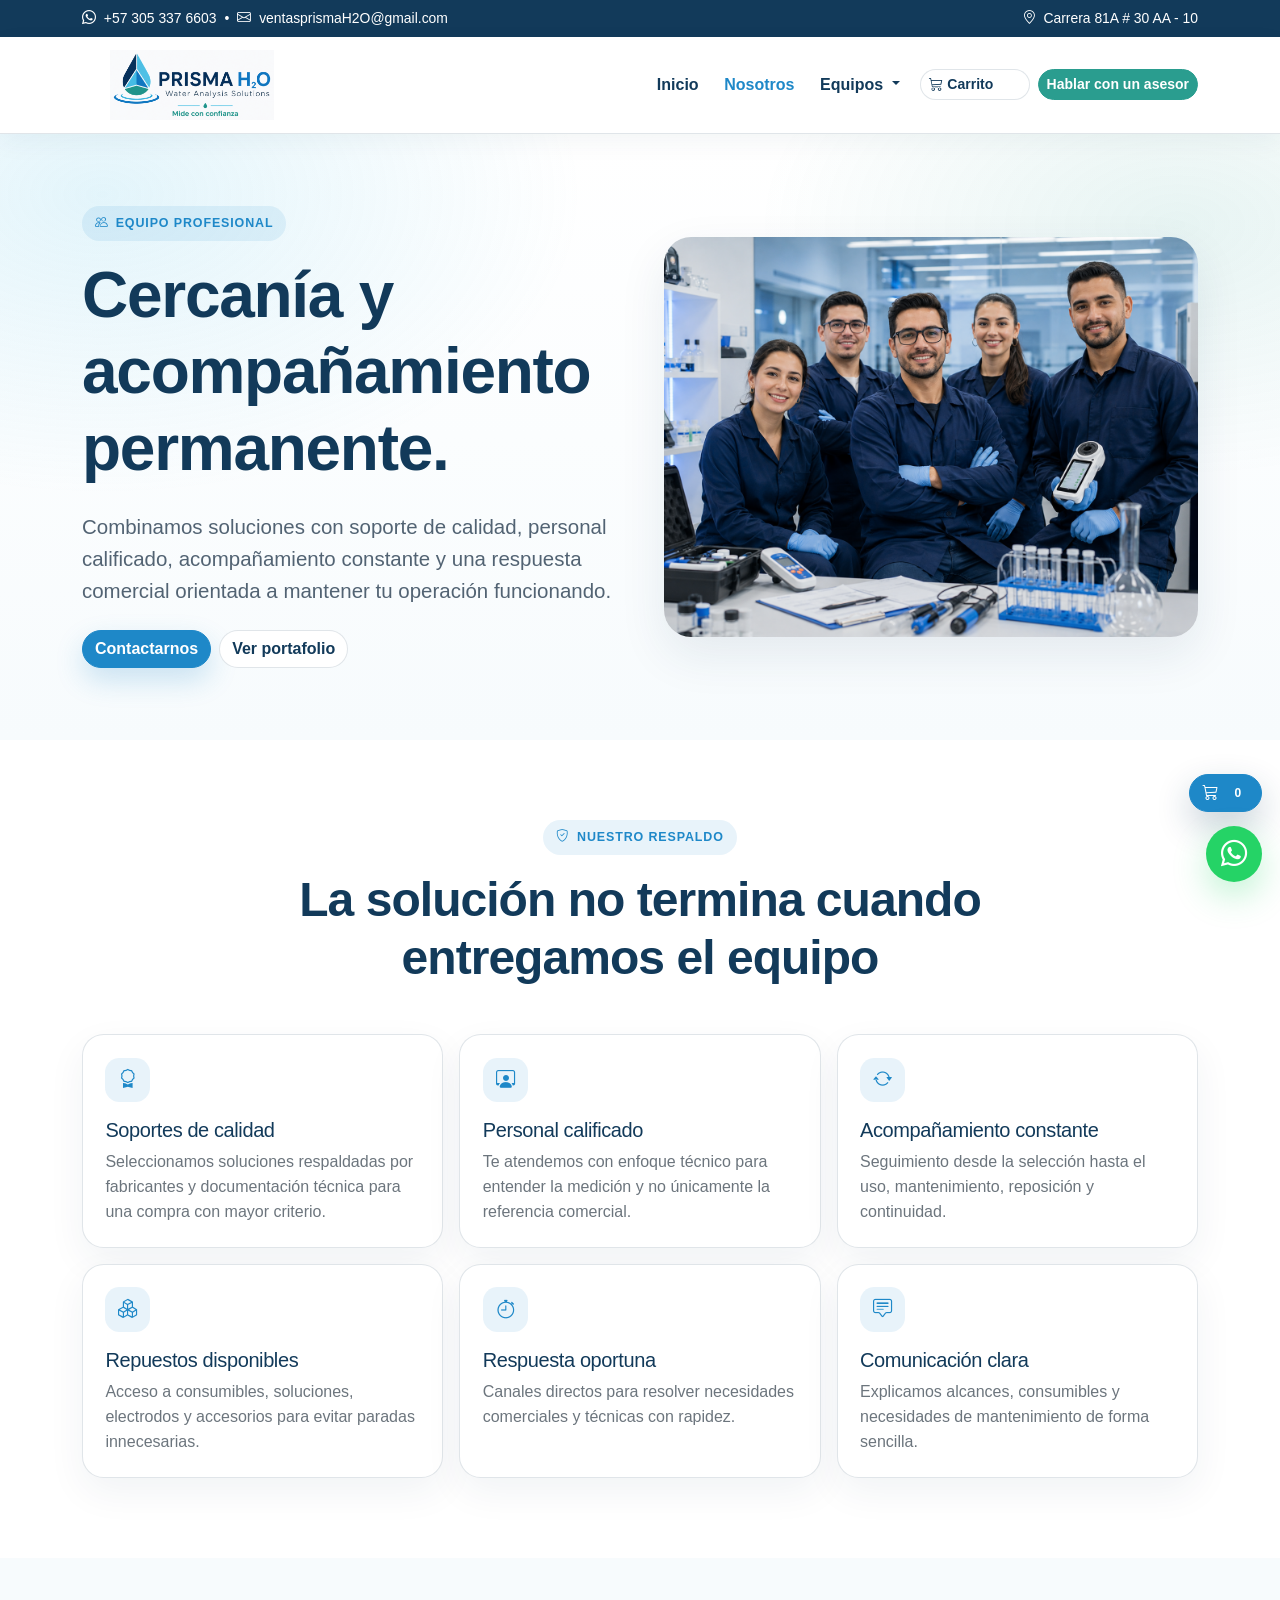
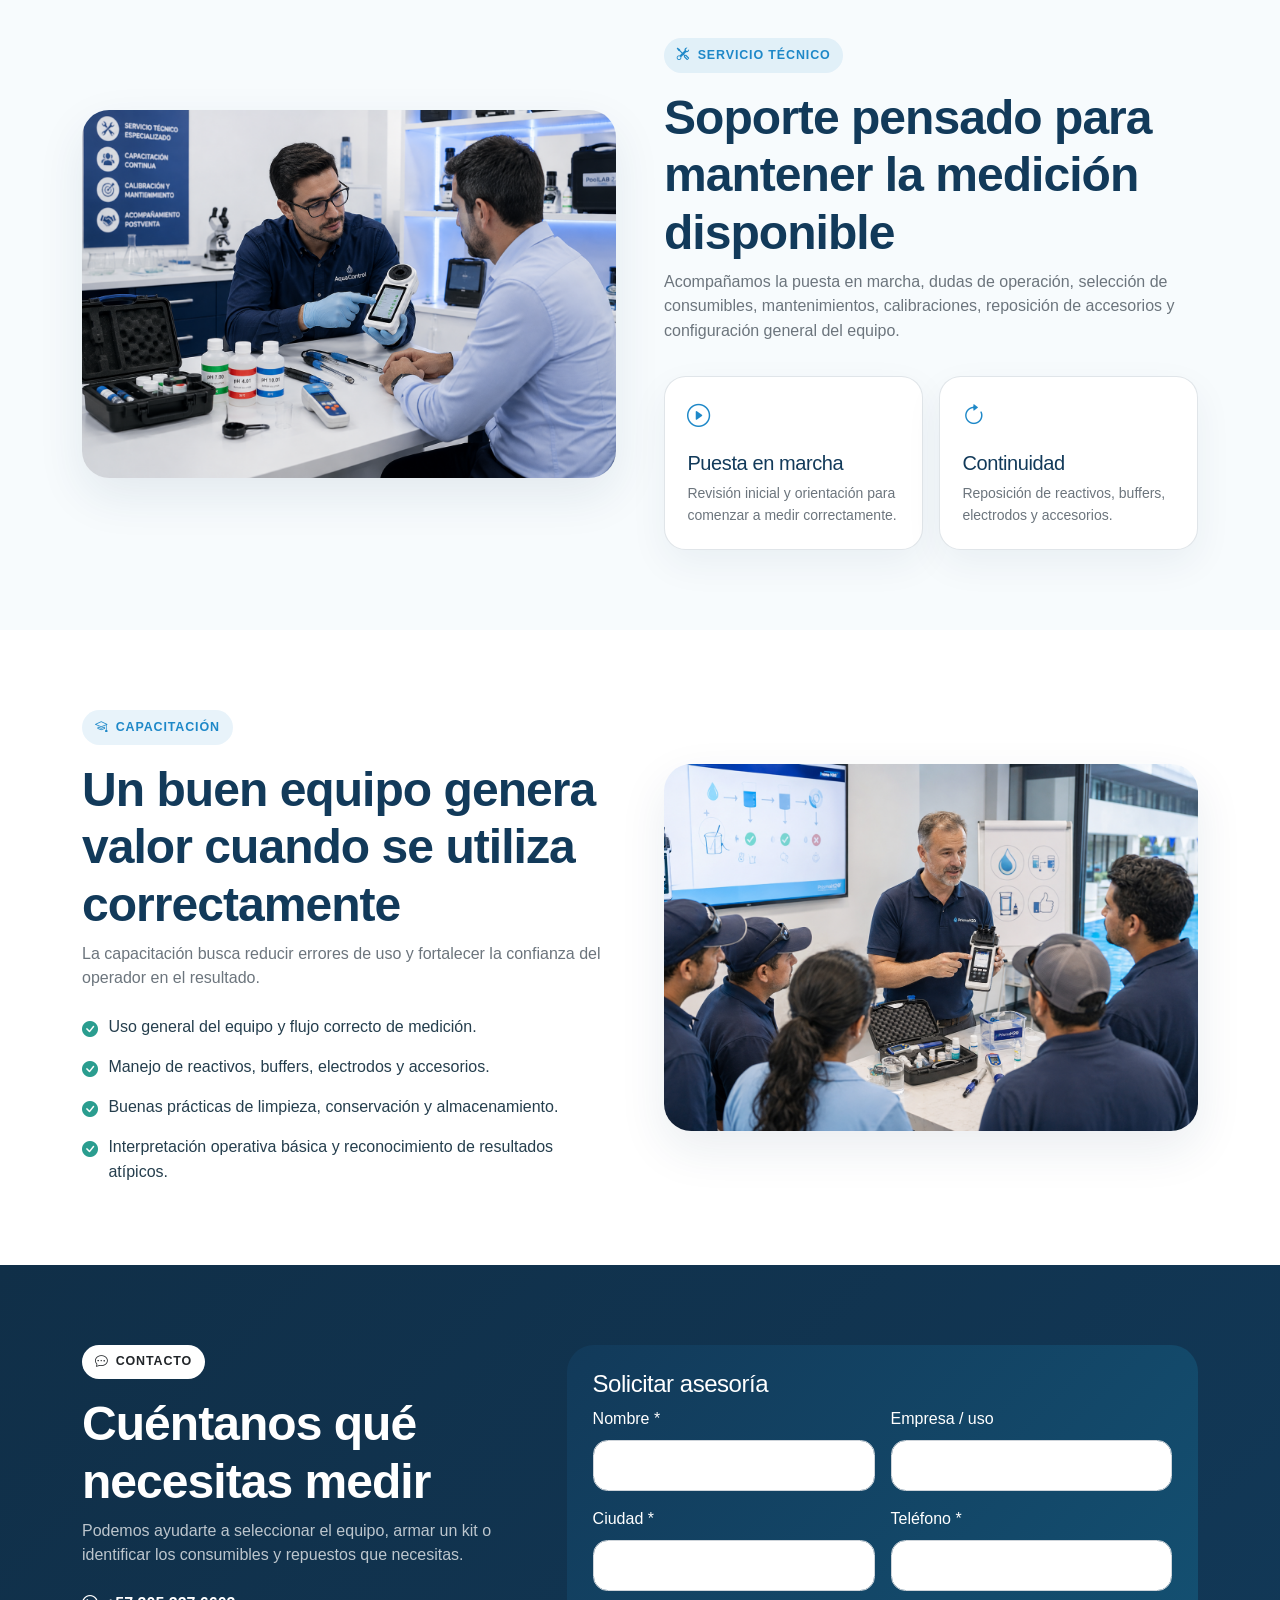
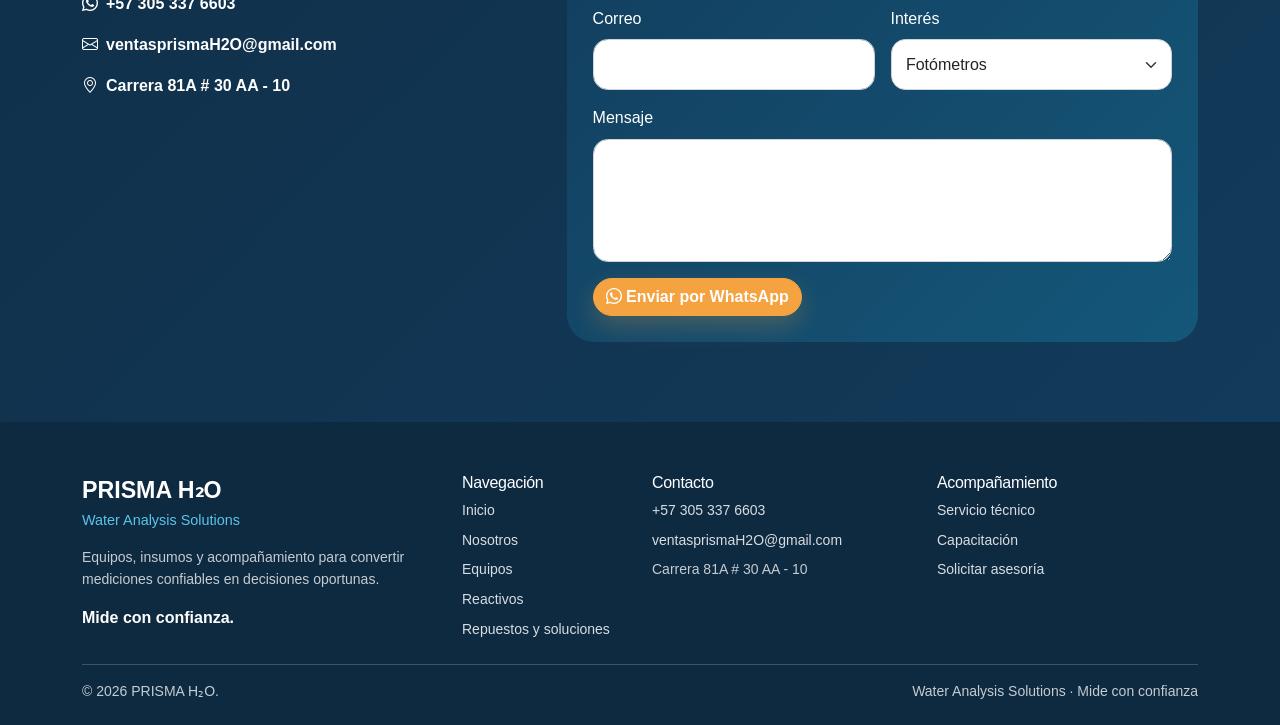
<file: pages/nosotros.html>
<!doctype html>
<html lang="es">

<head>
    <meta charset="utf-8">
    <meta name="viewport" content="width=device-width, initial-scale=1">
    <title>PRISMA H₂O | Nosotros, servicio técnico y contacto</title>
    <meta name="description"
        content="Conoce el respaldo, servicio técnico, capacitación y canales de contacto de PRISMA H₂O.">
    <meta name="theme-color" content="#123A5A">
    <link rel="icon" href="../favicon.svg" type="image/svg+xml">
    <link rel="stylesheet" href="../assets/vendor/bootstrap.min.css">
    <link rel="stylesheet" href="../assets/vendor/bootstrap-icons.min.css">
    <link rel="stylesheet" href="../assets/css/main.css">
</head>

<body data-root="../">
    <div class="topbar">
        <div class="container d-flex flex-wrap justify-content-between align-items-center gap-2">
            <div><a href="tel:+573053376603"><i class="bi bi-whatsapp me-1"></i> +57 305 337 6603</a><span
                    class="mx-2">•</span><a href="mailto:ventasprismaH2O@gmail.com"><i class="bi bi-envelope me-1"></i>
                    ventasprismaH2O@gmail.com</a></div>
            <div class="address-hide"><i class="bi bi-geo-alt me-1"></i> Carrera 81A # 30 AA - 10</div>
        </div>
    </div>
    <nav class="navbar navbar-expand-lg site-nav sticky-top">
        <div class="container"><a class="navbar-brand" href="../index.html"><img src="../assets/img/prisma-h2o-logo.png"
                    class="nav-logo" alt="PRISMA H₂O - Water Analysis Solutions"></a><button class="navbar-toggler"
                type="button" data-bs-toggle="collapse" data-bs-target="#mainNav"><span
                    class="navbar-toggler-icon"></span></button>
            <div class="collapse navbar-collapse" id="mainNav">
                <ul class="navbar-nav ms-auto align-items-lg-center">
                    <li class="nav-item"><a class="nav-link" href="../index.html">Inicio</a></li>
                    <li class="nav-item"><a class="nav-link active" href="../pages/nosotros.html">Nosotros</a></li>
                    <li class="nav-item dropdown">
                        <a class="nav-link dropdown-toggle" href="#" role="button" data-bs-toggle="dropdown" aria-expanded="false">
                            Equipos
                        </a>
                        <ul class="dropdown-menu border-0 shadow">
                            <li><a class="dropdown-item" href="../pages/equipos.html"><i
                                        class="bi bi-cpu me-2"></i>Equipos</a></li>
                            <li><a class="dropdown-item" href="../pages/reactivos.html"><i
                                        class="bi bi-capsule me-2"></i>Reactivos</a></li>
                            <li><a class="dropdown-item" href="../pages/repuestos.html"><i
                                        class="bi bi-tools me-2"></i>Repuestos y soluciones</a></li>
                        </ul>
                    </li>
                    <li class="nav-item ms-lg-2"><button class="btn btn-soft btn-sm" type="button"
                            data-bs-toggle="offcanvas" data-bs-target="#cartCanvas"><i class="bi bi-cart3"></i> Carrito
                            <span class="cart-count badge text-bg-warning ms-1">0</span></button></li>
                    <li class="nav-item ms-lg-2"><a class="btn btn-support btn-sm"
                            href="../pages/nosotros.html#contacto">Hablar con un asesor</a></li>
                </ul>
            </div>
        </div>
    </nav>

    <main>
        <section class="hero py-5">
            <div class="container py-lg-4">
                <div class="row g-5 align-items-center">
                    <div class="col-lg-6">
                        <div class="eyebrow"><i class="bi bi-people"></i> Equipo profesional</div>
                        <h1 class="mt-3">Cercanía y acompañamiento permanente.</h1>
                        <p class="lead mt-4">Combinamos soluciones con soporte de calidad,
                            personal calificado, acompañamiento constante y una respuesta comercial orientada a mantener
                            tu operación funcionando.</p>
                        <div class="d-flex gap-2 flex-wrap mt-4"><a class="btn btn-prisma"
                                href="#contacto">Contactarnos</a><a class="btn btn-soft" href="equipos.html">Ver
                                portafolio</a></div>
                    </div>
                    <div class="col-lg-6"><!-- IMAGEN: IMG-NOSOTROS-001.png | Hero Nosotros --><img
                            src="../assets/img/IMG-NOSOTROS-001.png" class="hero-img" alt="Equipo técnico PRISMA H2O">
                    </div>
                </div>
            </div>
        </section>
        <section class="section-pad">
            <div class="container">
                <div class="text-center mx-auto mb-5" style="max-width:850px">
                    <div class="eyebrow"><i class="bi bi-shield-check"></i> Nuestro respaldo</div>
                    <h2 class="display-5 fw-bold mt-3">La solución no termina cuando entregamos el equipo</h2>
                </div>
                <div class="row g-3">
                    <div class="col-md-6 col-lg-4">
                        <div class="value-card"><span class="value-icon"><i class="bi bi-award"></i></span>
                            <h3 class="h5 mt-3">Soportes de calidad</h3>
                            <p class="text-secondary mb-0">Seleccionamos soluciones respaldadas por fabricantes y
                                documentación técnica para una compra con mayor criterio.</p>
                        </div>
                    </div>
                    <div class="col-md-6 col-lg-4">
                        <div class="value-card"><span class="value-icon"><i class="bi bi-person-workspace"></i></span>
                            <h3 class="h5 mt-3">Personal calificado</h3>
                            <p class="text-secondary mb-0">Te atendemos con enfoque técnico para entender la medición y
                                no únicamente la referencia comercial.</p>
                        </div>
                    </div>
                    <div class="col-md-6 col-lg-4">
                        <div class="value-card"><span class="value-icon"><i class="bi bi-arrow-repeat"></i></span>
                            <h3 class="h5 mt-3">Acompañamiento constante</h3>
                            <p class="text-secondary mb-0">Seguimiento desde la selección hasta el uso, mantenimiento,
                                reposición y continuidad.</p>
                        </div>
                    </div>
                    <div class="col-md-6 col-lg-4">
                        <div class="value-card"><span class="value-icon"><i class="bi bi-boxes"></i></span>
                            <h3 class="h5 mt-3">Repuestos disponibles</h3>
                            <p class="text-secondary mb-0">Acceso a consumibles, soluciones, electrodos y accesorios
                                para evitar paradas innecesarias.</p>
                        </div>
                    </div>
                    <div class="col-md-6 col-lg-4">
                        <div class="value-card"><span class="value-icon"><i class="bi bi-stopwatch"></i></span>
                            <h3 class="h5 mt-3">Respuesta oportuna</h3>
                            <p class="text-secondary mb-0">Canales directos para resolver necesidades comerciales y
                                técnicas con rapidez.</p>
                        </div>
                    </div>
                    <div class="col-md-6 col-lg-4">
                        <div class="value-card"><span class="value-icon"><i class="bi bi-chat-square-text"></i></span>
                            <h3 class="h5 mt-3">Comunicación clara</h3>
                            <p class="text-secondary mb-0">Explicamos alcances, consumibles y necesidades de
                                mantenimiento de forma sencilla.</p>
                        </div>
                    </div>
                </div>
            </div>
        </section>
        <section class="section-pad section-soft" id="servicio-tecnico">
            <div class="container">
                <div class="row g-5 align-items-center">
                    <div class="col-lg-6"><!-- IMAGEN: IMG-SERVICIOS-001.png | Servicio técnico --><img
                            src="../assets/img/IMG-SERVICIOS-001.png" class="section-img" alt="Servicio técnico"></div>
                    <div class="col-lg-6">
                        <div class="eyebrow"><i class="bi bi-tools"></i> Servicio técnico</div>
                        <h2 class="display-5 fw-bold mt-3">Soporte pensado para mantener la medición disponible</h2>
                        <p class="text-secondary">Acompañamos la puesta en marcha, dudas de operación, selección de
                            consumibles, mantenimientos, calibraciones, reposición de accesorios y configuración general
                            del equipo.</p>
                        <div class="row g-3 mt-2">
                            <div class="col-sm-6">
                                <div class="service-card"><i class="bi bi-play-circle"></i>
                                    <h3 class="h5 mt-3">Puesta en marcha</h3>
                                    <p class="small text-secondary mb-0">Revisión inicial y orientación para comenzar a
                                        medir correctamente.</p>
                                </div>
                            </div>
                            <div class="col-sm-6">
                                <div class="service-card"><i class="bi bi-arrow-clockwise"></i>
                                    <h3 class="h5 mt-3">Continuidad</h3>
                                    <p class="small text-secondary mb-0">Reposición de reactivos, buffers, electrodos y
                                        accesorios.</p>
                                </div>
                            </div>
                        </div>
                    </div>
                </div>
            </div>
        </section>
        <section class="section-pad" id="capacitacion">
            <div class="container">
                <div class="row g-5 align-items-center">
                    <div class="col-lg-6">
                        <div class="eyebrow"><i class="bi bi-mortarboard"></i> Capacitación</div>
                        <h2 class="display-5 fw-bold mt-3">Un buen equipo genera valor cuando se utiliza correctamente
                        </h2>
                        <p class="text-secondary">La capacitación busca reducir errores de uso y fortalecer la confianza
                            del operador en el resultado.</p>
                        <ul class="feature-list mt-4">
                            <li><i class="bi bi-check-circle-fill"></i><span>Uso general del equipo y flujo correcto de
                                    medición.</span></li>
                            <li><i class="bi bi-check-circle-fill"></i><span>Manejo de reactivos, buffers, electrodos y
                                    accesorios.</span></li>
                            <li><i class="bi bi-check-circle-fill"></i><span>Buenas prácticas de limpieza, conservación
                                    y almacenamiento.</span></li>
                            <li><i class="bi bi-check-circle-fill"></i><span>Interpretación operativa básica y
                                    reconocimiento de resultados atípicos.</span></li>
                        </ul>
                    </div>
                    <div class="col-lg-6"><!-- IMAGEN: IMG-CONTACTO-001.png | Capacitación / contacto técnico --><img
                            src="../assets/img/IMG-CONTACTO-001.png" class="section-img" alt="Asesoría PRISMA H2O">
                    </div>
                </div>
            </div>
        </section>
        <section class="section-pad section-dark" id="contacto">
            <div class="container">
                <div class="row g-5 align-items-start">
                    <div class="col-lg-5">
                        <div class="eyebrow bg-white text-dark"><i class="bi bi-chat-dots"></i> Contacto</div>
                        <h2 class="display-5 fw-bold mt-3">Cuéntanos qué necesitas medir</h2>
                        <p class="text-secondary">Podemos ayudarte a seleccionar el equipo, armar un kit o identificar
                            los consumibles y repuestos que necesitas.</p>
                        <div class="mt-4 d-grid gap-3">
                            <div><i class="bi bi-whatsapp me-2"></i><strong>+57 305 337 6603</strong></div>
                            <div><i class="bi bi-envelope me-2"></i><strong>ventasprismaH2O@gmail.com</strong></div>
                            <div><i class="bi bi-geo-alt me-2"></i><strong>Carrera 81A # 30 AA - 10</strong></div>
                        </div>
                    </div>
                    <div class="col-lg-7">
                        <div class="contact-panel">
                            <h3 class="h4">Solicitar asesoría</h3>
                            <form id="contactForm" class="row g-3 needs-validation" novalidate>
                                <div class="col-md-6"><label class="form-label">Nombre *</label><input
                                        class="form-control" name="nombre" required></div>
                                <div class="col-md-6"><label class="form-label">Empresa / uso</label><input
                                        class="form-control" name="empresa"></div>
                                <div class="col-md-6"><label class="form-label">Ciudad *</label><input
                                        class="form-control" name="ciudad" required></div>
                                <div class="col-md-6"><label class="form-label">Teléfono *</label><input
                                        class="form-control" name="telefono" required></div>
                                <div class="col-md-6"><label class="form-label">Correo</label><input
                                        class="form-control" type="email" name="correo"></div>
                                <div class="col-md-6"><label class="form-label">Interés</label><select
                                        class="form-select" name="interes">
                                        <option>Fotómetros</option>
                                        <option>Medidores electroquímicos</option>
                                        <option>Reactivos</option>
                                        <option>Soluciones buffer</option>
                                        <option>Electrodos y sensores</option>
                                        <option>Accesorios</option>
                                        <option>Kits profesionales</option>
                                        <option>Servicio técnico / capacitación</option>
                                    </select></div>
                                <div class="col-12"><label class="form-label">Mensaje</label><textarea
                                        class="form-control" name="mensaje" rows="4"></textarea></div>
                                <div class="col-12"><button class="btn btn-accent" type="submit"><i
                                            class="bi bi-whatsapp"></i> Enviar por WhatsApp</button></div>
                            </form>
                        </div>
                    </div>
                </div>
            </div>
        </section>
        <script>document.addEventListener('DOMContentLoaded', () => {const f = document.getElementById('contactForm'); f?.addEventListener('submit', e => {e.preventDefault(); f.classList.add('was-validated'); if (!f.checkValidity()) return; const d = Object.fromEntries(new FormData(f).entries()); openPrismaWhatsApp(['Hola PRISMA H₂O, quiero solicitar asesoría.', '', 'Nombre: ' + d.nombre, 'Empresa / uso: ' + (d.empresa || ''), 'Ciudad: ' + d.ciudad, 'Teléfono: ' + d.telefono, 'Correo: ' + (d.correo || ''), 'Interés: ' + d.interes, 'Mensaje: ' + (d.mensaje || '')].join('\n'))})})</script>
    </main>
    <footer class="footer">
        <div class="container">
            <div class="row g-4">
                <div class="col-lg-4">
                    <div class="footer-brand">PRISMA H₂O</div>
                    <div class="footer-sub">Water Analysis Solutions</div>
                    <p class="small mt-3">Equipos, insumos y acompañamiento para convertir mediciones confiables en
                        decisiones oportunas.</p><strong class="text-white">Mide con confianza.</strong>
                </div>
                <div class="col-md-4 col-lg-2">
                    <h5 class="h6">Navegación</h5>
                    <div class="d-grid gap-2 small"><a href="../index.html">Inicio</a><a
                            href="../pages/nosotros.html">Nosotros</a><a href="../pages/equipos.html">Equipos</a><a
                            href="../pages/reactivos.html">Reactivos</a><a href="../pages/repuestos.html">Repuestos y
                            soluciones</a></div>
                </div>
                <div class="col-md-4 col-lg-3">
                    <h5 class="h6">Contacto</h5>
                    <div class="d-grid gap-2 small"><a href="https://wa.me/573053376603">+57 305 337 6603</a><a
                            href="mailto:ventasprismaH2O@gmail.com">ventasprismaH2O@gmail.com</a><span>Carrera 81A # 30
                            AA - 10</span></div>
                </div>
                <div class="col-md-4 col-lg-3">
                    <h5 class="h6">Acompañamiento</h5>
                    <div class="d-grid gap-2 small"><a href="../pages/nosotros.html#servicio-tecnico">Servicio
                            técnico</a><a href="../pages/nosotros.html#capacitacion">Capacitación</a><a
                            href="../pages/nosotros.html#contacto">Solicitar asesoría</a></div>
                </div>
            </div>
            <hr class="border-light border-opacity-10 mt-4">
            <div class="small d-flex flex-column flex-md-row justify-content-between gap-2"><span>© <span
                        data-year></span> PRISMA H₂O.</span><span>Water Analysis Solutions · Mide con confianza</span>
            </div>
        </div>
    </footer>
    <script src="../assets/vendor/bootstrap.bundle.min.js"></script>
    <script src="../assets/js/config.js"></script>
    <script src="../assets/js/products.js"></script>
    <script src="../assets/js/store.js"></script>
</body>

</html>
</file>
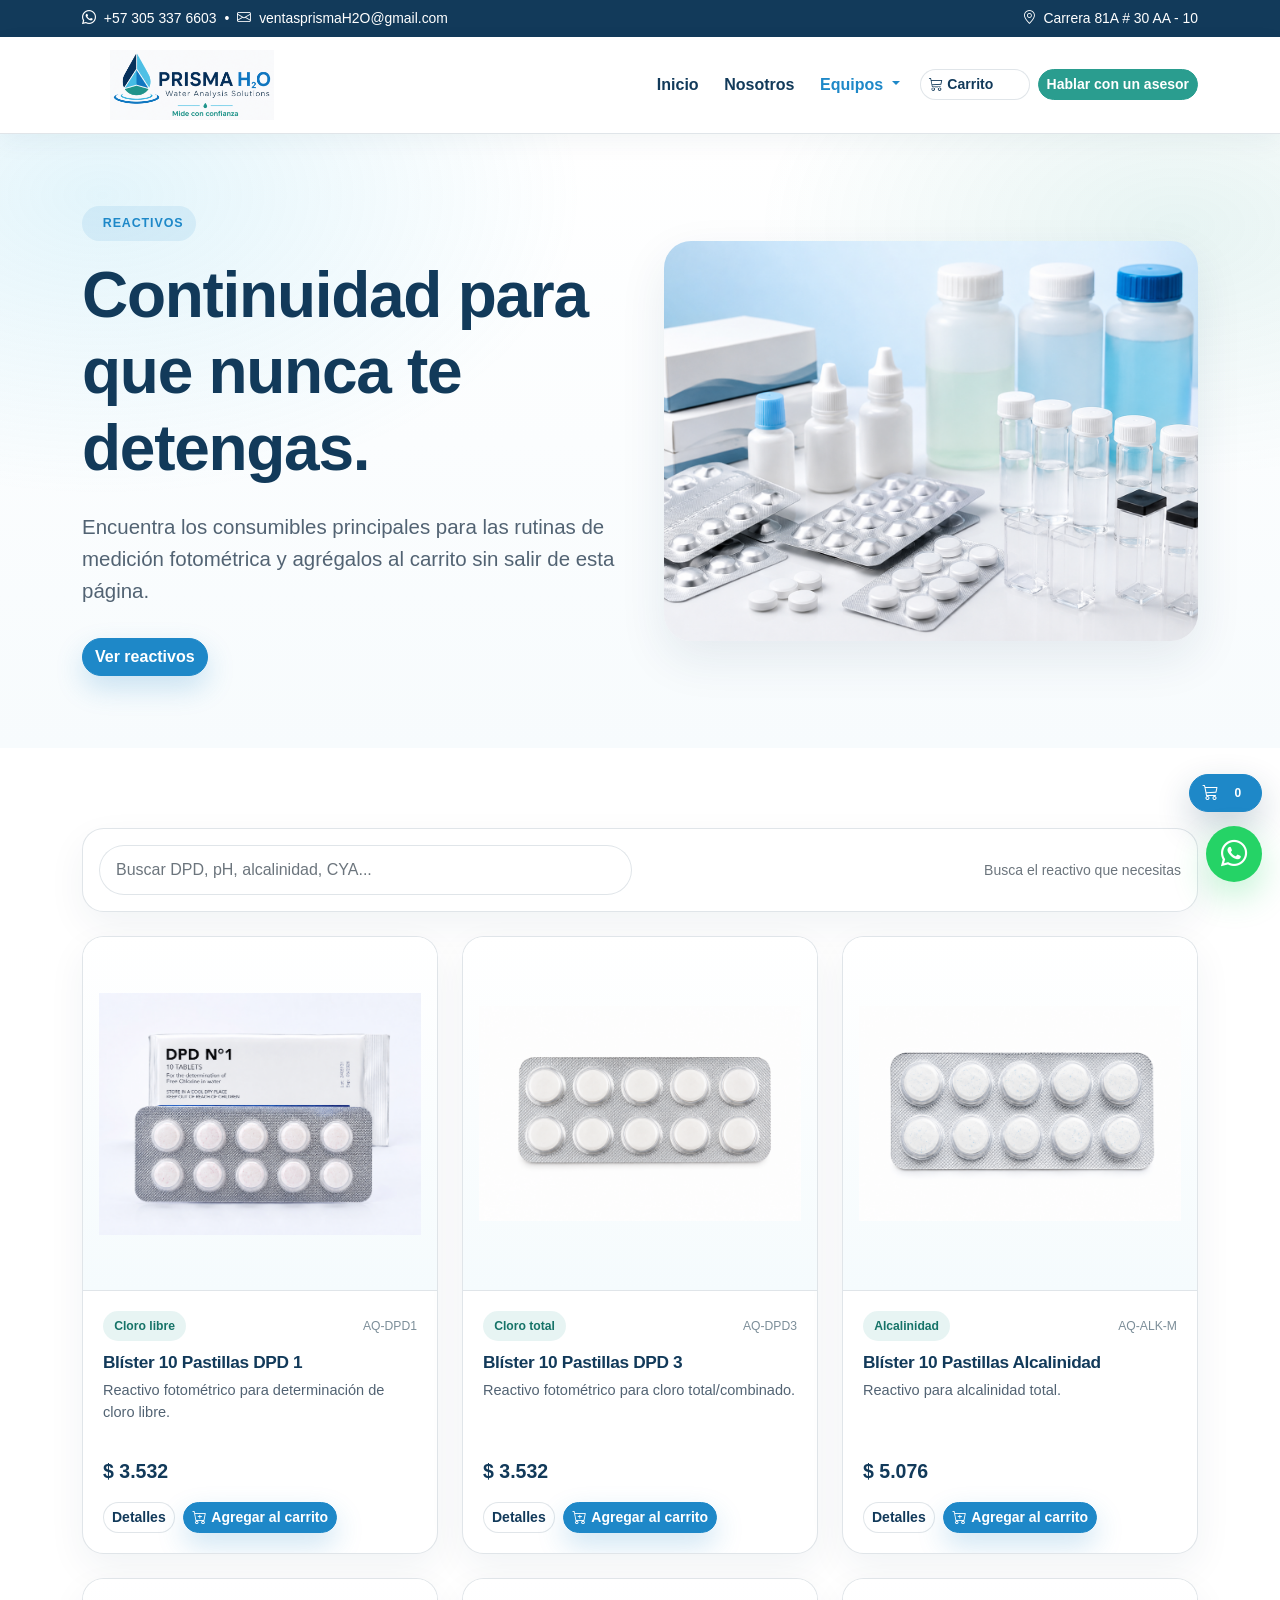
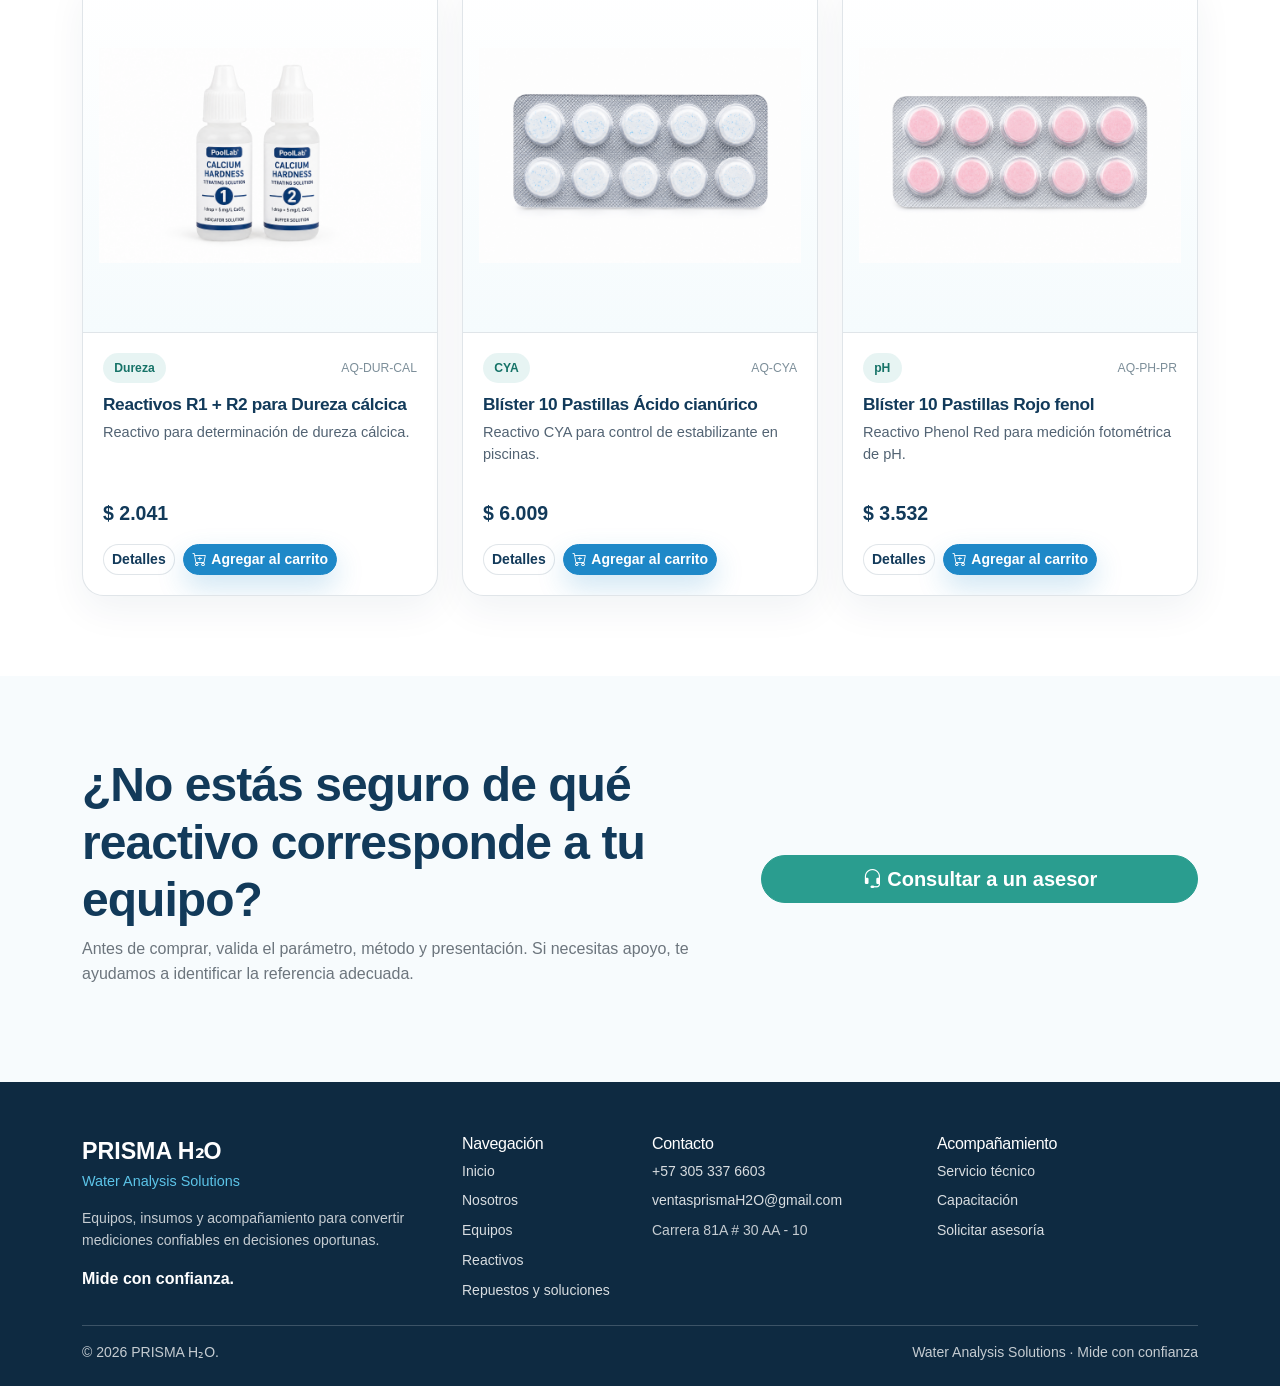
<file: pages/reactivos.html>
<!doctype html>
<html lang="es">

<head>
    <meta charset="utf-8">
    <meta name="viewport" content="width=device-width, initial-scale=1">
    <title>PRISMA H₂O | Reactivos para análisis de agua</title>
    <meta name="description" content="Reactivos para PoolLab y rutinas fotométricas de control de agua.">
    <meta name="theme-color" content="#123A5A">
    <link rel="icon" href="../favicon.svg" type="image/svg+xml">
    <link rel="stylesheet" href="../assets/vendor/bootstrap.min.css">
    <link rel="stylesheet" href="../assets/vendor/bootstrap-icons.min.css">
    <link rel="stylesheet" href="../assets/css/main.css">
</head>

<body data-root="../">
    <div class="topbar">
        <div class="container d-flex flex-wrap justify-content-between align-items-center gap-2">
            <div><a href="tel:+573053376603"><i class="bi bi-whatsapp me-1"></i> +57 305 337 6603</a><span
                    class="mx-2">•</span><a href="mailto:ventasprismaH2O@gmail.com"><i class="bi bi-envelope me-1"></i>
                    ventasprismaH2O@gmail.com</a></div>
            <div class="address-hide"><i class="bi bi-geo-alt me-1"></i> Carrera 81A # 30 AA - 10</div>
        </div>
    </div>
    <nav class="navbar navbar-expand-lg site-nav sticky-top">
        <div class="container"><a class="navbar-brand" href="../index.html"><img src="../assets/img/prisma-h2o-logo.png"
                    class="nav-logo" alt="PRISMA H₂O - Water Analysis Solutions"></a><button class="navbar-toggler"
                type="button" data-bs-toggle="collapse" data-bs-target="#mainNav"><span
                    class="navbar-toggler-icon"></span></button>
            <div class="collapse navbar-collapse" id="mainNav">
                <ul class="navbar-nav ms-auto align-items-lg-center">
                    <li class="nav-item"><a class="nav-link" href="../index.html">Inicio</a></li>
                    <li class="nav-item"><a class="nav-link" href="../pages/nosotros.html">Nosotros</a></li>
                    <li class="nav-item dropdown">
                        <a class="nav-link dropdown-toggle active" href="#" role="button" data-bs-toggle="dropdown" aria-expanded="false">
                            Equipos
                        </a>
                        <ul class="dropdown-menu border-0 shadow">
                            <li><a class="dropdown-item" href="../pages/equipos.html"><i
                                        class="bi bi-cpu me-2"></i>Equipos</a></li>
                            <li><a class="dropdown-item" href="../pages/reactivos.html"><i
                                        class="bi bi-capsule me-2"></i>Reactivos</a></li>
                            <li><a class="dropdown-item" href="../pages/repuestos.html"><i
                                        class="bi bi-tools me-2"></i>Repuestos y soluciones</a></li>
                        </ul>
                    </li>
                    <li class="nav-item ms-lg-2"><button class="btn btn-soft btn-sm" type="button"
                            data-bs-toggle="offcanvas" data-bs-target="#cartCanvas"><i class="bi bi-cart3"></i> Carrito
                            <span class="cart-count badge text-bg-warning ms-1">0</span></button></li>
                    <li class="nav-item ms-lg-2"><a class="btn btn-support btn-sm"
                            href="../pages/nosotros.html#contacto">Hablar con un asesor</a></li>
                </ul>
            </div>
        </div>
    </nav>

    <main>
        <section class="hero py-5">
            <div class="container py-lg-4">
                <div class="row g-5 align-items-center">
                    <div class="col-lg-6">
                        <div class="eyebrow"><i class="bi bi-capsule"></i> Reactivos</div>
                        <h1 class="mt-3">Continuidad para que nunca te detengas.</h1>
                        <p class="lead mt-4">Encuentra los consumibles principales para las rutinas de medición
                            fotométrica y agrégalos al carrito sin salir de esta página.</p><a
                            class="btn btn-prisma mt-3" href="#productos">Ver reactivos</a>
                    </div>
                    <div class="col-lg-6"><!-- IMAGEN: IMG-REACTIVOS-001.png | Hero Reactivos --><img
                            src="../assets/img/IMG-REACTIVOS-001.png" class="hero-img"
                            alt="Reactivos para análisis de agua"></div>
                </div>
            </div>
        </section>
        <section class="section-pad" id="productos">
            <div class="container">
                <div class="filter-bar mb-4">
                    <div class="row g-3 align-items-center">
                        <div class="col-lg-6"><input id="productSearch" class="form-control product-search"
                                type="search" placeholder="Buscar DPD, pH, alcalinidad, CYA..."></div>
                        <div class="col-lg-6 text-lg-end"><span class="small text-secondary">Busca el reactivo que necesitas</span></div>
                    </div>
                </div>
                <div class="row g-4" data-product-set="reactivos"></div>
            </div>
        </section>
        <section class="section-pad section-soft">
            <div class="container">
                <div class="row g-5 align-items-center">
                    <div class="col-lg-7">
                        <h2 class="display-5 fw-bold">¿No estás seguro de qué reactivo corresponde a tu equipo?</h2>
                        <p class="text-secondary">Antes de comprar, valida el parámetro, método y presentación. Si
                            necesitas apoyo, te ayudamos a identificar la referencia adecuada.</p>
                    </div>
                    <div class="col-lg-5"><a class="btn btn-support btn-lg w-100" href="nosotros.html#contacto"><i
                                class="bi bi-headset"></i> Consultar a un asesor</a></div>
                </div>
            </div>
        </section>
    </main>
    <footer class="footer">
        <div class="container">
            <div class="row g-4">
                <div class="col-lg-4">
                    <div class="footer-brand">PRISMA H₂O</div>
                    <div class="footer-sub">Water Analysis Solutions</div>
                    <p class="small mt-3">Equipos, insumos y acompañamiento para convertir mediciones confiables en
                        decisiones oportunas.</p><strong class="text-white">Mide con confianza.</strong>
                </div>
                <div class="col-md-4 col-lg-2">
                    <h5 class="h6">Navegación</h5>
                    <div class="d-grid gap-2 small"><a href="../index.html">Inicio</a><a
                            href="../pages/nosotros.html">Nosotros</a><a href="../pages/equipos.html">Equipos</a><a
                            href="../pages/reactivos.html">Reactivos</a><a href="../pages/repuestos.html">Repuestos y
                            soluciones</a></div>
                </div>
                <div class="col-md-4 col-lg-3">
                    <h5 class="h6">Contacto</h5>
                    <div class="d-grid gap-2 small"><a href="https://wa.me/573053376603">+57 305 337 6603</a><a
                            href="mailto:ventasprismaH2O@gmail.com">ventasprismaH2O@gmail.com</a><span>Carrera 81A # 30
                            AA - 10</span></div>
                </div>
                <div class="col-md-4 col-lg-3">
                    <h5 class="h6">Acompañamiento</h5>
                    <div class="d-grid gap-2 small"><a href="../pages/nosotros.html#servicio-tecnico">Servicio
                            técnico</a><a href="../pages/nosotros.html#capacitacion">Capacitación</a><a
                            href="../pages/nosotros.html#contacto">Solicitar asesoría</a></div>
                </div>
            </div>
            <hr class="border-light border-opacity-10 mt-4">
            <div class="small d-flex flex-column flex-md-row justify-content-between gap-2"><span>© <span
                        data-year></span> PRISMA H₂O.</span><span>Water Analysis Solutions · Mide con confianza</span>
            </div>
        </div>
    </footer>
    <script src="../assets/vendor/bootstrap.bundle.min.js"></script>
    <script src="../assets/js/config.js"></script>
    <script src="../assets/js/products.js"></script>
    <script src="../assets/js/store.js"></script>
</body>

</html>
</file>
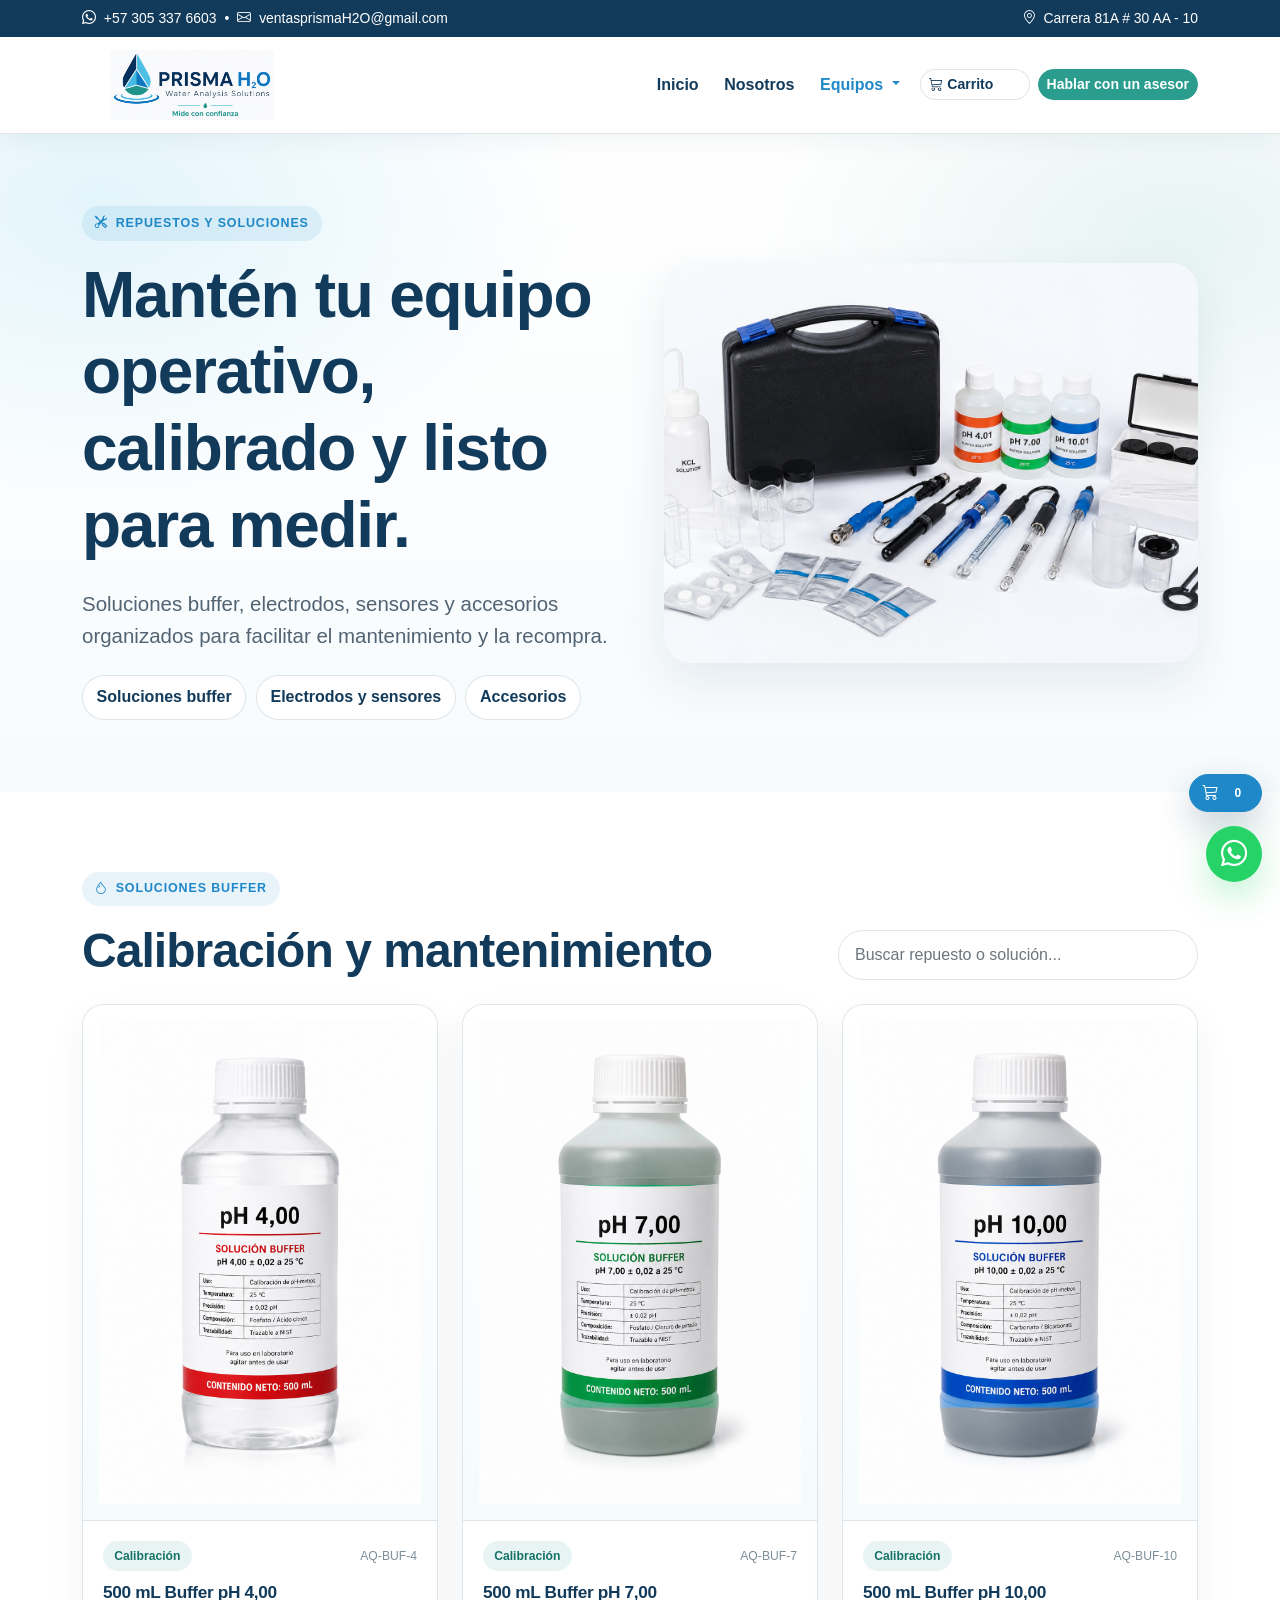
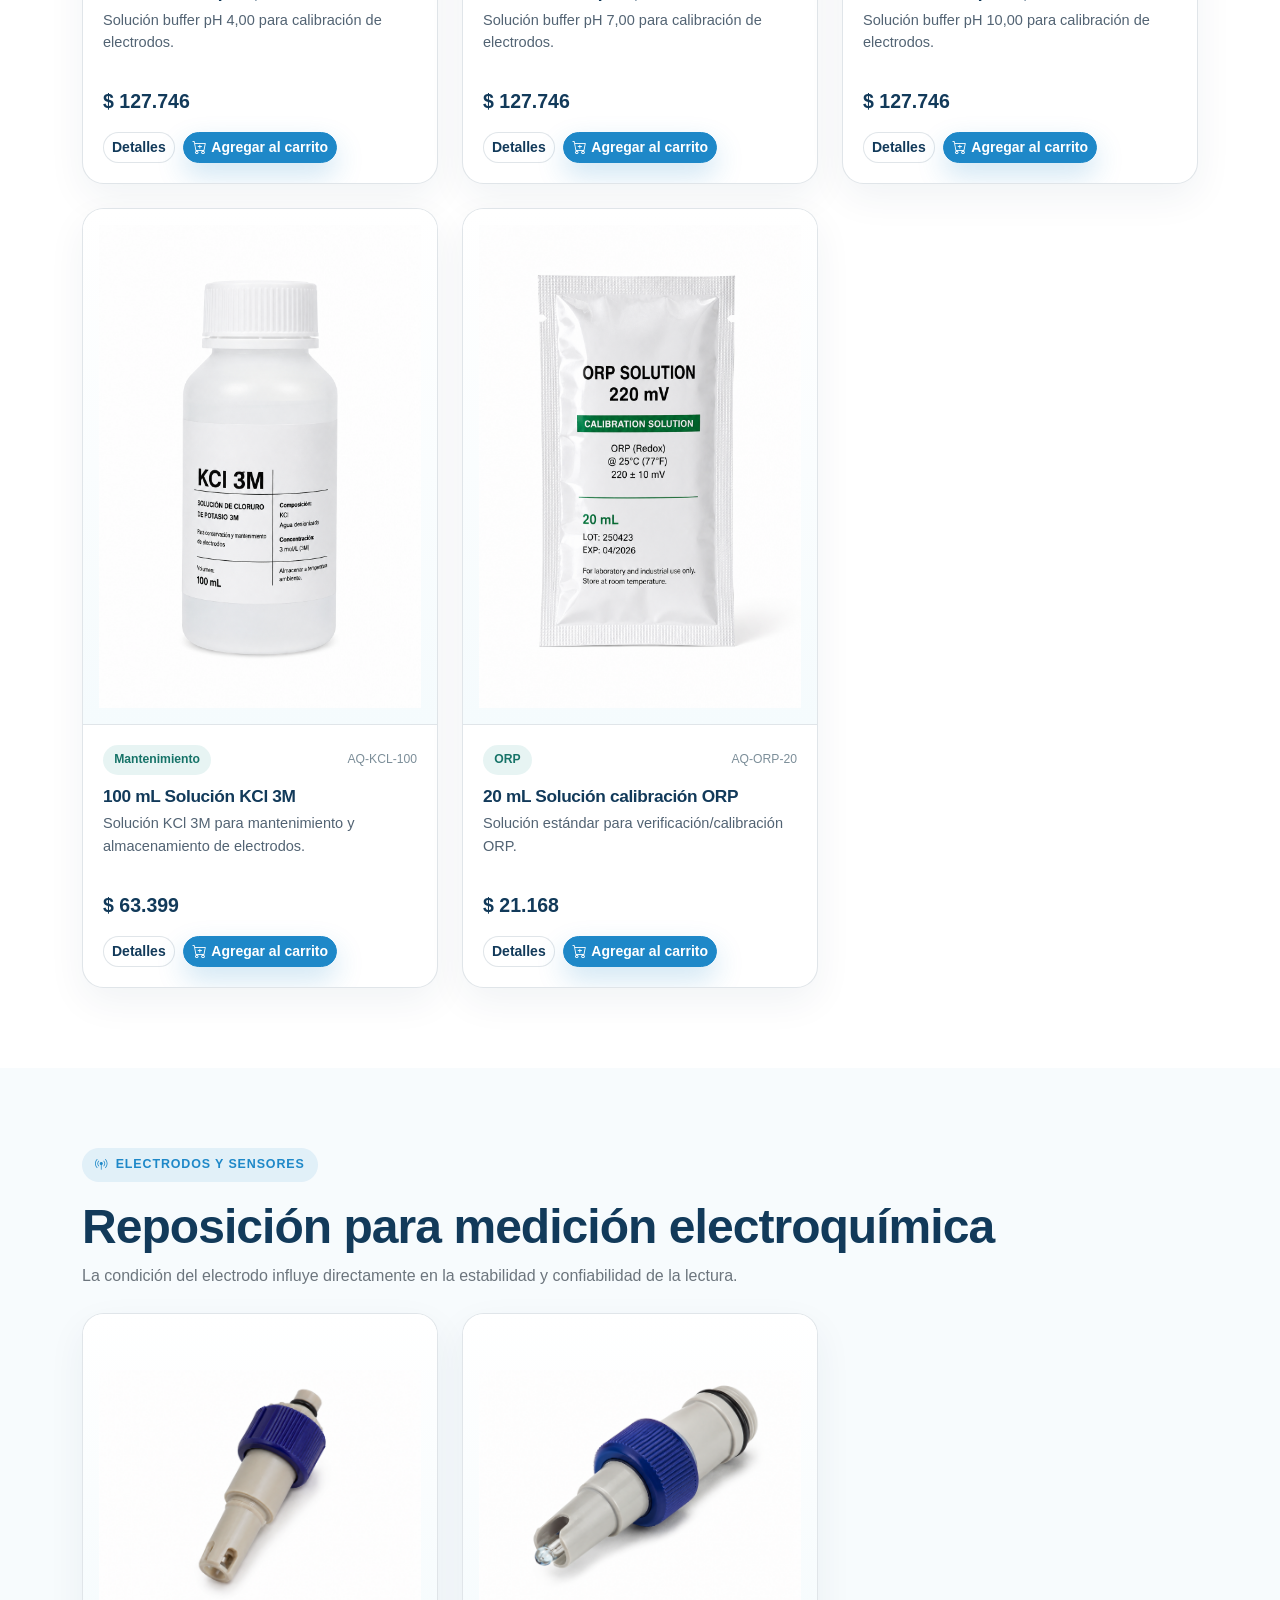
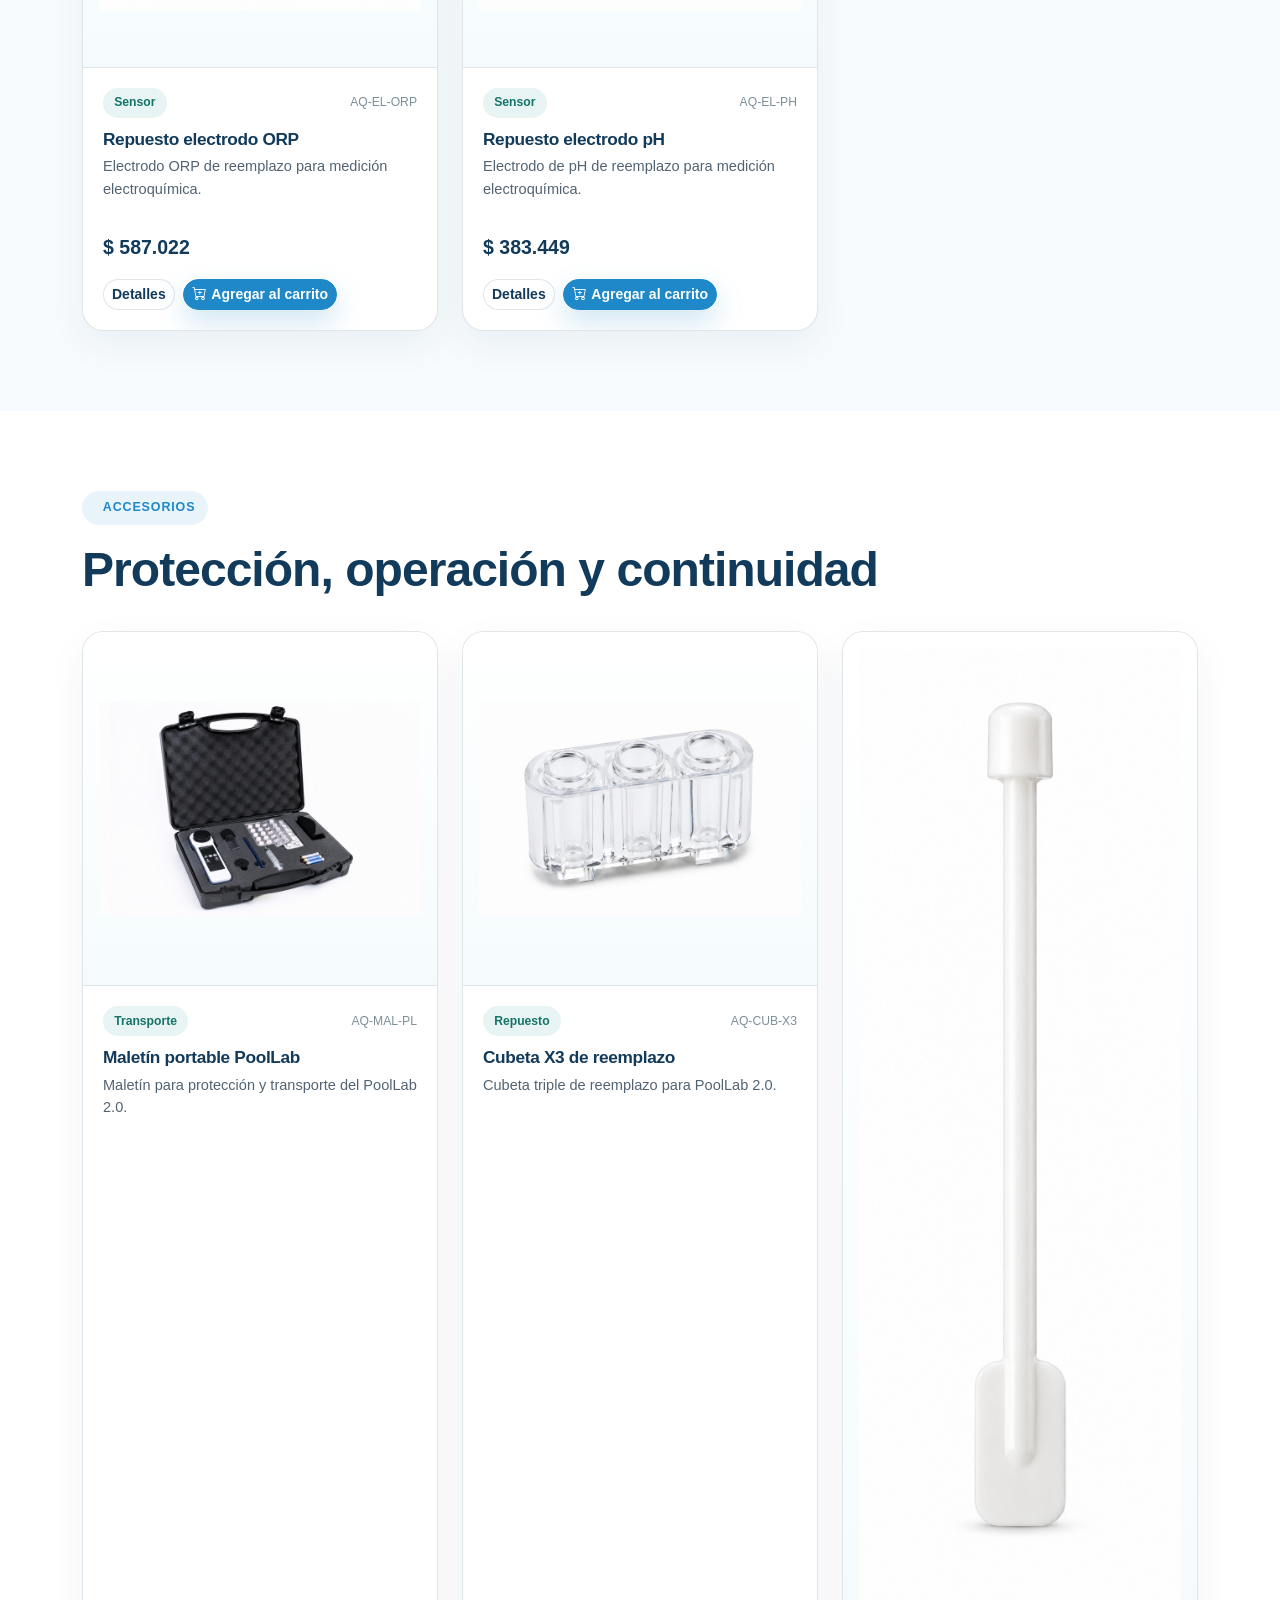
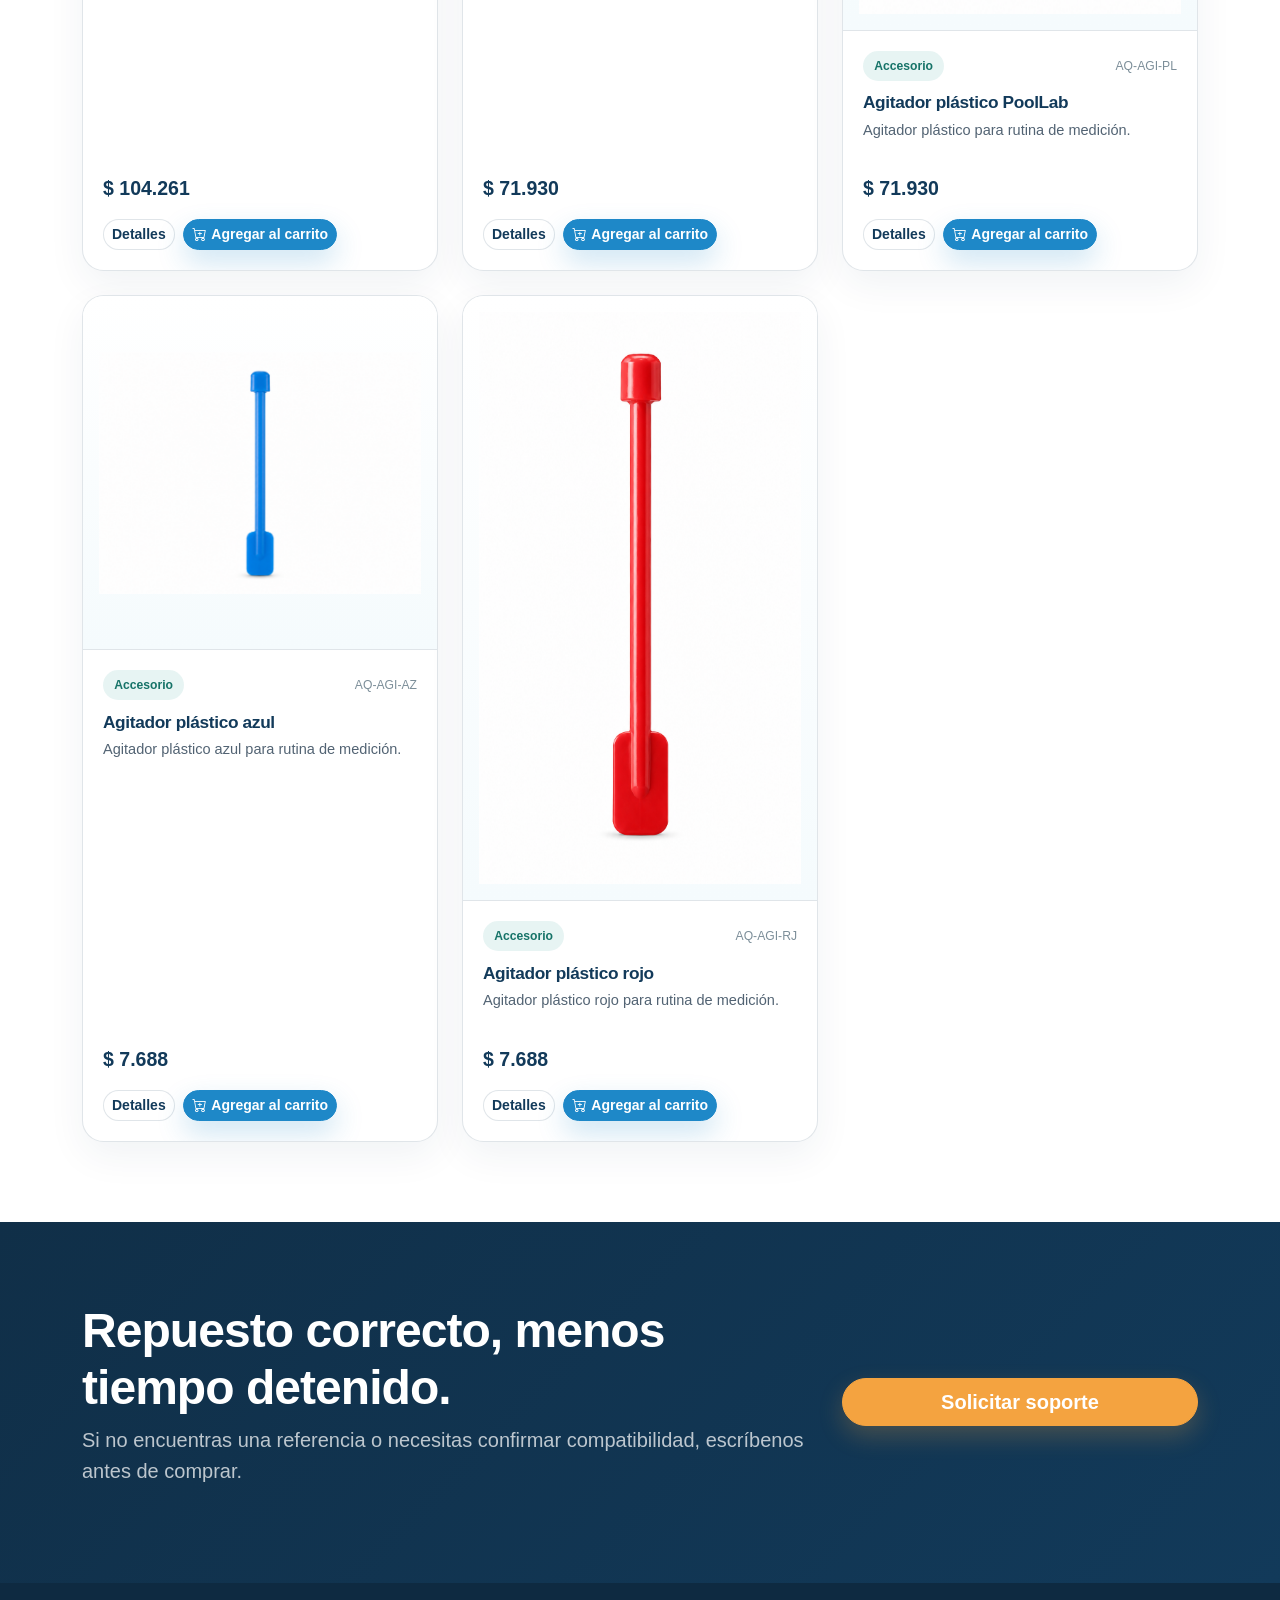
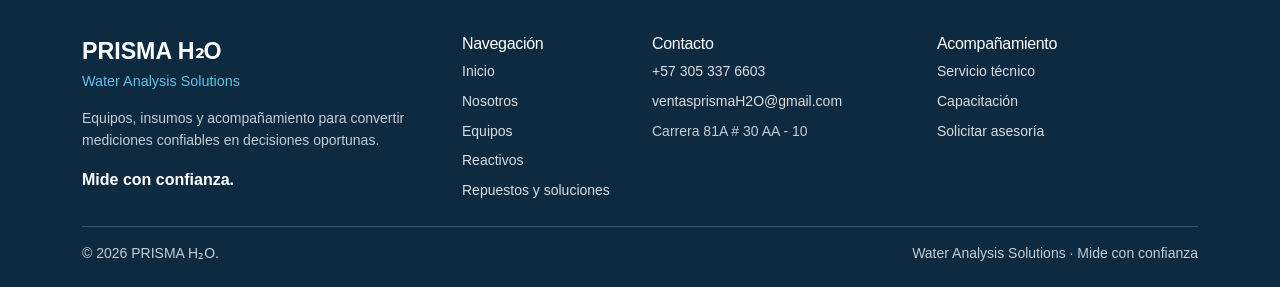
<file: pages/repuestos.html>
<!doctype html>
<html lang="es">

<head>
    <meta charset="utf-8">
    <meta name="viewport" content="width=device-width, initial-scale=1">
    <title>PRISMA H₂O | Repuestos, buffers y electrodos</title>
    <meta name="description"
        content="Soluciones buffer, electrodos, sensores y accesorios para continuidad de equipos de análisis de agua.">
    <meta name="theme-color" content="#123A5A">
    <link rel="icon" href="../favicon.svg" type="image/svg+xml">
    <link rel="stylesheet" href="../assets/vendor/bootstrap.min.css">
    <link rel="stylesheet" href="../assets/vendor/bootstrap-icons.min.css">
    <link rel="stylesheet" href="../assets/css/main.css">
</head>

<body data-root="../">
    <div class="topbar">
        <div class="container d-flex flex-wrap justify-content-between align-items-center gap-2">
            <div><a href="tel:+573053376603"><i class="bi bi-whatsapp me-1"></i> +57 305 337 6603</a><span
                    class="mx-2">•</span><a href="mailto:ventasprismaH2O@gmail.com"><i class="bi bi-envelope me-1"></i>
                    ventasprismaH2O@gmail.com</a></div>
            <div class="address-hide"><i class="bi bi-geo-alt me-1"></i> Carrera 81A # 30 AA - 10</div>
        </div>
    </div>
    <nav class="navbar navbar-expand-lg site-nav sticky-top">
        <div class="container"><a class="navbar-brand" href="../index.html"><img src="../assets/img/prisma-h2o-logo.png"
                    class="nav-logo" alt="PRISMA H₂O - Water Analysis Solutions"></a><button class="navbar-toggler"
                type="button" data-bs-toggle="collapse" data-bs-target="#mainNav"><span
                    class="navbar-toggler-icon"></span></button>
            <div class="collapse navbar-collapse" id="mainNav">
                <ul class="navbar-nav ms-auto align-items-lg-center">
                    <li class="nav-item"><a class="nav-link" href="../index.html">Inicio</a></li>
                    <li class="nav-item"><a class="nav-link" href="../pages/nosotros.html">Nosotros</a></li>
                    <li class="nav-item dropdown">
                        <a class="nav-link dropdown-toggle active" href="#" role="button" data-bs-toggle="dropdown" aria-expanded="false">
                            Equipos
                        </a>
                        <ul class="dropdown-menu border-0 shadow">
                            <li><a class="dropdown-item" href="../pages/equipos.html"><i
                                        class="bi bi-cpu me-2"></i>Equipos</a></li>
                            <li><a class="dropdown-item" href="../pages/reactivos.html"><i
                                        class="bi bi-capsule me-2"></i>Reactivos</a></li>
                            <li><a class="dropdown-item" href="../pages/repuestos.html"><i
                                        class="bi bi-tools me-2"></i>Repuestos y soluciones</a></li>
                        </ul>
                    </li>
                    <li class="nav-item ms-lg-2"><button class="btn btn-soft btn-sm" type="button"
                            data-bs-toggle="offcanvas" data-bs-target="#cartCanvas"><i class="bi bi-cart3"></i> Carrito
                            <span class="cart-count badge text-bg-warning ms-1">0</span></button></li>
                    <li class="nav-item ms-lg-2"><a class="btn btn-support btn-sm"
                            href="../pages/nosotros.html#contacto">Hablar con un asesor</a></li>
                </ul>
            </div>
        </div>
    </nav>

    <main>
        <section class="hero py-5">
            <div class="container py-lg-4">
                <div class="row g-5 align-items-center">
                    <div class="col-lg-6">
                        <div class="eyebrow"><i class="bi bi-tools"></i> Repuestos y soluciones</div>
                        <h1 class="mt-3">Mantén tu equipo operativo, calibrado y listo para medir.</h1>
                        <p class="lead mt-4">Soluciones buffer, electrodos, sensores y accesorios organizados para
                            facilitar el mantenimiento y la recompra.</p>
                        <div class="anchor-nav mt-4"><a href="#buffers">Soluciones buffer</a><a
                                href="#electrodos">Electrodos y sensores</a><a href="#accesorios">Accesorios</a></div>
                    </div>
                    <div class="col-lg-6"><!-- IMAGEN: IMG-REPUESTOS-001.png | Hero Repuestos y soluciones --><img
                            src="../assets/img/IMG-REPUESTOS-001.png" class="hero-img" alt="Repuestos y soluciones">
                    </div>
                </div>
            </div>
        </section>
        <section class="section-pad" id="buffers">
            <div class="container">
                <div class="d-flex flex-column flex-lg-row justify-content-between gap-3 align-items-lg-end mb-4">
                    <div>
                        <div class="eyebrow"><i class="bi bi-droplet"></i> Soluciones buffer</div>
                        <h2 class="display-5 fw-bold mt-3 mb-0">Calibración y mantenimiento</h2>
                    </div><input id="productSearch" class="form-control product-search" style="max-width:360px"
                        type="search" placeholder="Buscar repuesto o solución...">
                </div>
                <div class="row g-4" data-product-set="buffers"></div>
            </div>
        </section>
        <section class="section-pad section-soft" id="electrodos">
            <div class="container">
                <div class="eyebrow"><i class="bi bi-broadcast-pin"></i> Electrodos y sensores</div>
                <h2 class="display-5 fw-bold mt-3">Reposición para medición electroquímica</h2>
                <p class="text-secondary mb-4">La condición del electrodo influye directamente en la estabilidad y
                    confiabilidad de la lectura.</p>
                <div class="row g-4" data-product-set="electrodos"></div>
            </div>
        </section>
        <section class="section-pad" id="accesorios">
            <div class="container">
                <div class="eyebrow"><i class="bi bi-wrench-adjustable"></i> Accesorios</div>
                <h2 class="display-5 fw-bold mt-3">Protección, operación y continuidad</h2>
                <div class="row g-4 mt-1" data-product-set="accesorios"></div>
            </div>
        </section>
        <section class="section-pad section-dark">
            <div class="container">
                <div class="row g-4 align-items-center">
                    <div class="col-lg-8">
                        <h2 class="display-5 fw-bold">Repuesto correcto, menos tiempo detenido.</h2>
                        <p class="text-secondary lead">Si no encuentras una referencia o necesitas confirmar
                            compatibilidad, escríbenos antes de comprar.</p>
                    </div>
                    <div class="col-lg-4"><a class="btn btn-accent btn-lg w-100" href="nosotros.html#contacto">Solicitar
                            soporte</a></div>
                </div>
            </div>
        </section>
    </main>
    <footer class="footer">
        <div class="container">
            <div class="row g-4">
                <div class="col-lg-4">
                    <div class="footer-brand">PRISMA H₂O</div>
                    <div class="footer-sub">Water Analysis Solutions</div>
                    <p class="small mt-3">Equipos, insumos y acompañamiento para convertir mediciones confiables en
                        decisiones oportunas.</p><strong class="text-white">Mide con confianza.</strong>
                </div>
                <div class="col-md-4 col-lg-2">
                    <h5 class="h6">Navegación</h5>
                    <div class="d-grid gap-2 small"><a href="../index.html">Inicio</a><a
                            href="../pages/nosotros.html">Nosotros</a><a href="../pages/equipos.html">Equipos</a><a
                            href="../pages/reactivos.html">Reactivos</a><a href="../pages/repuestos.html">Repuestos y
                            soluciones</a></div>
                </div>
                <div class="col-md-4 col-lg-3">
                    <h5 class="h6">Contacto</h5>
                    <div class="d-grid gap-2 small"><a href="https://wa.me/573053376603">+57 305 337 6603</a><a
                            href="mailto:ventasprismaH2O@gmail.com">ventasprismaH2O@gmail.com</a><span>Carrera 81A # 30
                            AA - 10</span></div>
                </div>
                <div class="col-md-4 col-lg-3">
                    <h5 class="h6">Acompañamiento</h5>
                    <div class="d-grid gap-2 small"><a href="../pages/nosotros.html#servicio-tecnico">Servicio
                            técnico</a><a href="../pages/nosotros.html#capacitacion">Capacitación</a><a
                            href="../pages/nosotros.html#contacto">Solicitar asesoría</a></div>
                </div>
            </div>
            <hr class="border-light border-opacity-10 mt-4">
            <div class="small d-flex flex-column flex-md-row justify-content-between gap-2"><span>© <span
                        data-year></span> PRISMA H₂O.</span><span>Water Analysis Solutions · Mide con confianza</span>
            </div>
        </div>
    </footer>
    <script src="../assets/vendor/bootstrap.bundle.min.js"></script>
    <script src="../assets/js/config.js"></script>
    <script src="../assets/js/products.js"></script>
    <script src="../assets/js/store.js"></script>
</body>

</html>
</file>
<file: assets/css/main.css>
:root {
  --prisma-deep: #123A5A;
  --prisma-blue: #1E88C8;
  --prisma-cyan: #5CC4E8;
  --prisma-green: #2A9D8F;
  --prisma-text: #526373;
  --prisma-bg: #F7FBFD;
  --prisma-orange: #F4A340;
  --prisma-line: rgba(18, 58, 90, .13);
  --prisma-shadow: 0 18px 48px rgba(18, 58, 90, .09);
  --radius: 1.35rem;
}

html {
  scroll-behavior: smooth;
  scroll-padding-top: 100px
}

body {
  font-family: "Aptos", "Inter", "Segoe UI", Arial, sans-serif;
  color: #253e4d;
  background: #fff;
  line-height: 1.55
}

h1,
h2,
h3,
h4,
h5,
.display-title {
  font-family: "Aptos Display", "Montserrat", "Segoe UI", sans-serif;
  color: var(--prisma-deep);
  letter-spacing: -.02em
}

a {
  text-decoration: none
}

.text-prisma {
  color: var(--prisma-blue) !important
}

.text-support {
  color: var(--prisma-green) !important
}

.topbar {
  background: var(--prisma-deep);
  color: #fff;
  padding: .48rem 0;
  font-size: .87rem
}

.topbar a {
  color: #fff
}

.topbar a:hover {
  color: var(--prisma-cyan)
}

.site-nav {
  background: rgba(255, 255, 255, .97);
  border-bottom: 1px solid var(--prisma-line);
  box-shadow: 0 8px 24px rgba(18, 58, 90, .05);
  backdrop-filter: blur(12px)
}

.nav-logo {
  width: 220px;
  height: 70px;
  object-fit: contain
}

.site-nav .nav-link {
  font-weight: 700;
  color: var(--prisma-deep);
  padding: .8rem .8rem !important
}

.site-nav .nav-link:hover,
.site-nav .nav-link.active {
  color: var(--prisma-blue)
}

.navbar-toggler {
  border-color: var(--prisma-line)
}

/* =========================
   BOTONES PRISMA H2O
   Compatible con Bootstrap 5.1
========================= */

.btn-prisma{
  background-color:var(--prisma-blue) !important;
  border-color:var(--prisma-blue) !important;
  color:#fff !important;
  border-radius:999px;
  font-weight:800;
  box-shadow:0 12px 28px rgba(30,136,200,.22);
}

.btn-prisma:hover,
.btn-prisma:focus{
  background-color:#176f9f !important;
  border-color:#176f9f !important;
  color:#fff !important;
}


.btn-support{
  background-color:var(--prisma-green) !important;
  border-color:var(--prisma-green) !important;
  color:#fff !important;
  border-radius:999px;
  font-weight:800;
}

.btn-support:hover,
.btn-support:focus{
  background-color:#1f7d72 !important;
  border-color:#1f7d72 !important;
  color:#fff !important;
}


.btn-accent{
  background-color:var(--prisma-orange) !important;
  border-color:var(--prisma-orange) !important;
  color:#fff !important;
  border-radius:999px;
  font-weight:800;
  box-shadow:0 10px 24px rgba(244,163,64,.24);
}

.btn-accent:hover,
.btn-accent:focus{
  background-color:#d78728 !important;
  border-color:#d78728 !important;
  color:#fff !important;
}


.btn-soft{
  background-color:#fff !important;
  border:1px solid var(--prisma-line) !important;
  color:var(--prisma-deep) !important;
  border-radius:999px;
  font-weight:800;
}

.btn-soft:hover,
.btn-soft:focus{
  background-color:#eef8fc !important;
  border-color:var(--prisma-cyan) !important;
  color:var(--prisma-deep) !important;
}

.hero {
  position: relative;
  overflow: hidden;
  background: radial-gradient(800px 500px at 8% 10%, rgba(92, 196, 232, .17), transparent 60%), radial-gradient(700px 420px at 92% 15%, rgba(42, 157, 143, .11), transparent 60%), linear-gradient(180deg, #fff, var(--prisma-bg))
}

.hero h1 {
  font-size: clamp(2.45rem, 5vw, 4.5rem);
  font-weight: 850
}

.hero .lead {
  font-size: clamp(1.05rem, 2vw, 1.28rem);
  color: var(--prisma-text)
}

.eyebrow {
  display: inline-flex;
  align-items: center;
  gap: .5rem;
  padding: .48rem .8rem;
  border-radius: 999px;
  background: rgba(30, 136, 200, .1);
  color: var(--prisma-blue);
  font-size: .78rem;
  font-weight: 900;
  text-transform: uppercase;
  letter-spacing: .07em
}

.hero-img,
.section-img {
  width: 100%;
  display: block;
  object-fit: cover;
  border-radius: 1.7rem;
  box-shadow: var(--prisma-shadow)
}

.hero-img {
  aspect-ratio: 4/3
}

.section-img {
  aspect-ratio: 16/11
}

.product-context-img {
  width: 100%;
  aspect-ratio: 16/10;
  object-fit: cover;
  border-radius: 1.35rem
}

.brand-lockup {
  background: #fff;
  border: 1px solid var(--prisma-line);
  border-radius: 1.7rem;
  padding: 1rem;
  box-shadow: var(--prisma-shadow)
}

.brand-lockup img {
  display: block;
  width: 100%;
  height: auto
}

.trust-strip {
  border-top: 1px solid var(--prisma-line);
  border-bottom: 1px solid var(--prisma-line);
  background: #fff
}

.trust-item {
  display: flex;
  gap: .85rem;
  align-items: flex-start;
  height: 100%
}

.trust-icon,
.value-icon,
.category-icon {
  width: 2.8rem;
  height: 2.8rem;
  border-radius: .9rem;
  display: inline-flex;
  align-items: center;
  justify-content: center;
  flex: 0 0 auto;
  background: rgba(30, 136, 200, .1);
  color: var(--prisma-blue);
  font-size: 1.2rem
}

.section-pad {
  padding: 5rem 0
}

.section-soft {
  background: var(--prisma-bg)
}

.section-dark {
  background: linear-gradient(135deg, #102f48, var(--prisma-deep));
  color: #fff
}

.section-dark h2,
.section-dark h3 {
  color: #fff
}

.section-dark .text-secondary {
  color: rgba(255, 255, 255, .72) !important
}

.info-card,
.value-card,
.category-card,
.product-card,
.contact-card,
.service-card,
.cart-summary,
.filter-bar {
  background: #fff;
  border: 1px solid var(--prisma-line);
  border-radius: var(--radius);
  box-shadow: 0 14px 38px rgba(18, 58, 90, .06)
}

.info-card,
.value-card,
.category-card,
.contact-card,
.service-card {
  padding: 1.4rem;
  height: 100%
}

.value-card,
.category-card {
  transition: transform .2s ease, box-shadow .2s ease
}

.value-card:hover,
.category-card:hover {
  transform: translateY(-3px);
  box-shadow: var(--prisma-shadow)
}

.category-card h3 {
  font-size: 1.08rem;
  margin-top: 1rem
}

.category-card p {
  color: var(--prisma-text);
  font-size: .94rem;
  margin-bottom: 0
}

.product-card {
  overflow: hidden;
  height: 100%;
  display: flex;
  flex-direction: column;
  transition: transform .2s ease, box-shadow .2s ease
}

.product-card:hover {
  transform: translateY(-4px);
  box-shadow: var(--prisma-shadow)
}

.product-image-wrap {
  position: relative;
  background: linear-gradient(180deg, #fff, #f5fbfd);
  aspect-ratio: 1/1;
  display: flex;
  align-items: center;
  justify-content: center;
  padding: 1rem;
  border-bottom: 1px solid var(--prisma-line)
}

.product-image {
  width: 100%;
  height: 100%;
  object-fit: contain
}

.missing-image {
  width: 100%;
  height: 100%;
  display: none;
  align-items: center;
  justify-content: center;
  text-align: center;
  padding: 1rem;
  border: 1px dashed rgba(18, 58, 90, .22);
  border-radius: 1rem;
  color: var(--prisma-text);
  font-size: .85rem;
  background: #fff
}

.product-body {
  padding: 1.25rem;
  display: flex;
  flex-direction: column;
  flex: 1 1 auto;
  height: auto;
}

.product-badge {
  display: inline-flex;
  align-items: center;
  padding: .35rem .7rem;
  border-radius: 999px;
  background: rgba(42, 157, 143, .11);
  color: #167368;
  font-size: .76rem;
  font-weight: 800
}

.sku {
  font-size: .76rem;
  color: #7c8e99
}

.product-title {
  font-size: 1.08rem;
  font-weight: 800;
  margin: .7rem 0 .35rem
}

.product-copy {
  font-size: .91rem;
  color: var(--prisma-text)
}

.price {
  font-size: 1.22rem;
  font-weight: 900;
  color: var(--prisma-deep)
}

.filter-bar {
  padding: 1rem
}

.filter-btn {
  border-radius: 999px
}

.filter-btn.active {
  background: var(--prisma-blue);
  border-color: var(--prisma-blue);
  color: #fff
}

.product-search {
  border-radius: 999px;
  padding: .75rem 1rem;
  border: 1px solid var(--prisma-line)
}

.anchor-nav {
  display: flex;
  gap: .6rem;
  flex-wrap: wrap
}

.anchor-nav a {
  padding: .55rem .85rem;
  border: 1px solid var(--prisma-line);
  border-radius: 999px;
  color: var(--prisma-deep);
  font-weight: 700;
  background: #fff
}

.anchor-nav a:hover {
  border-color: var(--prisma-cyan);
  background: #eef9fd
}

.feature-list {
  list-style: none;
  padding: 0;
  margin: 0;
  display: grid;
  gap: .75rem
}

.feature-list li {
  display: flex;
  gap: .65rem
}

.feature-list i {
  color: var(--prisma-green);
  margin-top: .2rem
}

.service-card i {
  font-size: 1.45rem;
  color: var(--prisma-blue)
}

.contact-panel {
  background: linear-gradient(135deg, var(--prisma-deep), #145779);
  color: #fff;
  border-radius: 1.7rem;
  padding: 1.6rem
}

.contact-panel h2,
.contact-panel h3 {
  color: #fff
}

.contact-panel .form-control,
.contact-panel .form-select {
  border-radius: .9rem;
  padding: .78rem .9rem
}

.contact-panel a {
  color: #fff
}

.footer {
  background: #0e2a41;
  color: rgba(255, 255, 255, .76);
  padding: 3.2rem 0 1.4rem
}

.footer h5 {
  color: #fff
}

.footer a {
  color: rgba(255, 255, 255, .84)
}

.footer a:hover {
  color: #fff
}

.footer-brand {
  font-size: 1.45rem;
  font-weight: 900;
  color: #fff
}

.footer-sub {
  font-size: .9rem;
  color: var(--prisma-cyan)
}

.cart-fab {
  position: fixed;
  right: 18px;
  bottom: 88px;
  z-index: 1040;
  border-radius: 999px;
  box-shadow: 0 14px 34px rgba(18, 58, 90, .24)
}

.whatsapp-fab {
  position: fixed;
  right: 18px;
  bottom: 18px;
  z-index: 1040;
  width: 56px;
  height: 56px;
  border-radius: 50%;
  display: flex;
  align-items: center;
  justify-content: center;
  background: #25d366;
  color: #fff;
  font-size: 1.65rem;
  box-shadow: 0 14px 34px rgba(37, 211, 102, .28)
}

.cart-row {
  display: grid;
  grid-template-columns: 64px 1fr auto;
  gap: .8rem;
  align-items: center;
  padding: .9rem 0;
  border-bottom: 1px solid var(--prisma-line)
}

.cart-thumb {
  width: 64px;
  height: 64px;
  border-radius: .8rem;
  object-fit: contain;
  background: #f5fbfd
}

.cart-qty {
  display: flex;
  align-items: center;
  gap: .4rem
}

.cart-qty button {
  width: 30px;
  height: 30px;
  border-radius: 50%;
  border: 1px solid var(--prisma-line);
  background: #fff
}

.cart-empty {
  text-align: center;
  padding: 3rem 1rem;
  color: var(--prisma-text)
}

.modal-content,
.offcanvas {
  border: 0
}

.modal-content {
  border-radius: 1.35rem
}

.detail-gallery {
  display: grid;
  grid-template-columns: repeat(2, minmax(0, 1fr));
  gap: .75rem
}

.detail-gallery img {
  width: 100%;
  aspect-ratio: 4/3;
  object-fit: cover;
  border-radius: 1rem
}

.spec-chip {
  display: inline-flex;
  padding: .42rem .7rem;
  border-radius: 999px;
  background: #eef7fb;
  color: var(--prisma-deep);
  font-size: .82rem;
  font-weight: 700;
  margin: .2rem
}

.payment-box {
  border: 1px solid var(--prisma-line);
  border-radius: 1rem;
  padding: 1rem
}

.alert-prisma {
  border: 0;
  border-left: 4px solid var(--prisma-orange);
  background: #fff9ef;
  color: #705326;
  border-radius: 1rem
}

.breadcrumb {
  font-size: .88rem
}

.breadcrumb a {
  color: var(--prisma-blue)
}

@media(max-width:991.98px) {
  .nav-logo {
    width: 185px;
    height: 62px
  }

  .section-pad {
    padding: 4rem 0
  }

  .hero h1 {
    font-size: clamp(2.2rem, 8vw, 3.5rem)
  }
}

@media(max-width:575.98px) {
  .topbar .address-hide {
    display: none
  }

  .hero-img {
    aspect-ratio: 1/1
  }

  .section-pad {
    padding: 3.3rem 0
  }

  .cart-fab {
    bottom: 84px
  }

  .product-card {
    border-radius: 1.1rem
  }

  .detail-gallery {
    grid-template-columns: 1fr
  }
}

/* Acciones visibles en todas las tarjetas de productos */
.product-actions {
  margin-top: auto;
  padding-top: 1rem;
}
.product-actions .btn {
  display: inline-flex;
  align-items: center;
  justify-content: center;
  gap: .35rem;
}
</file>
